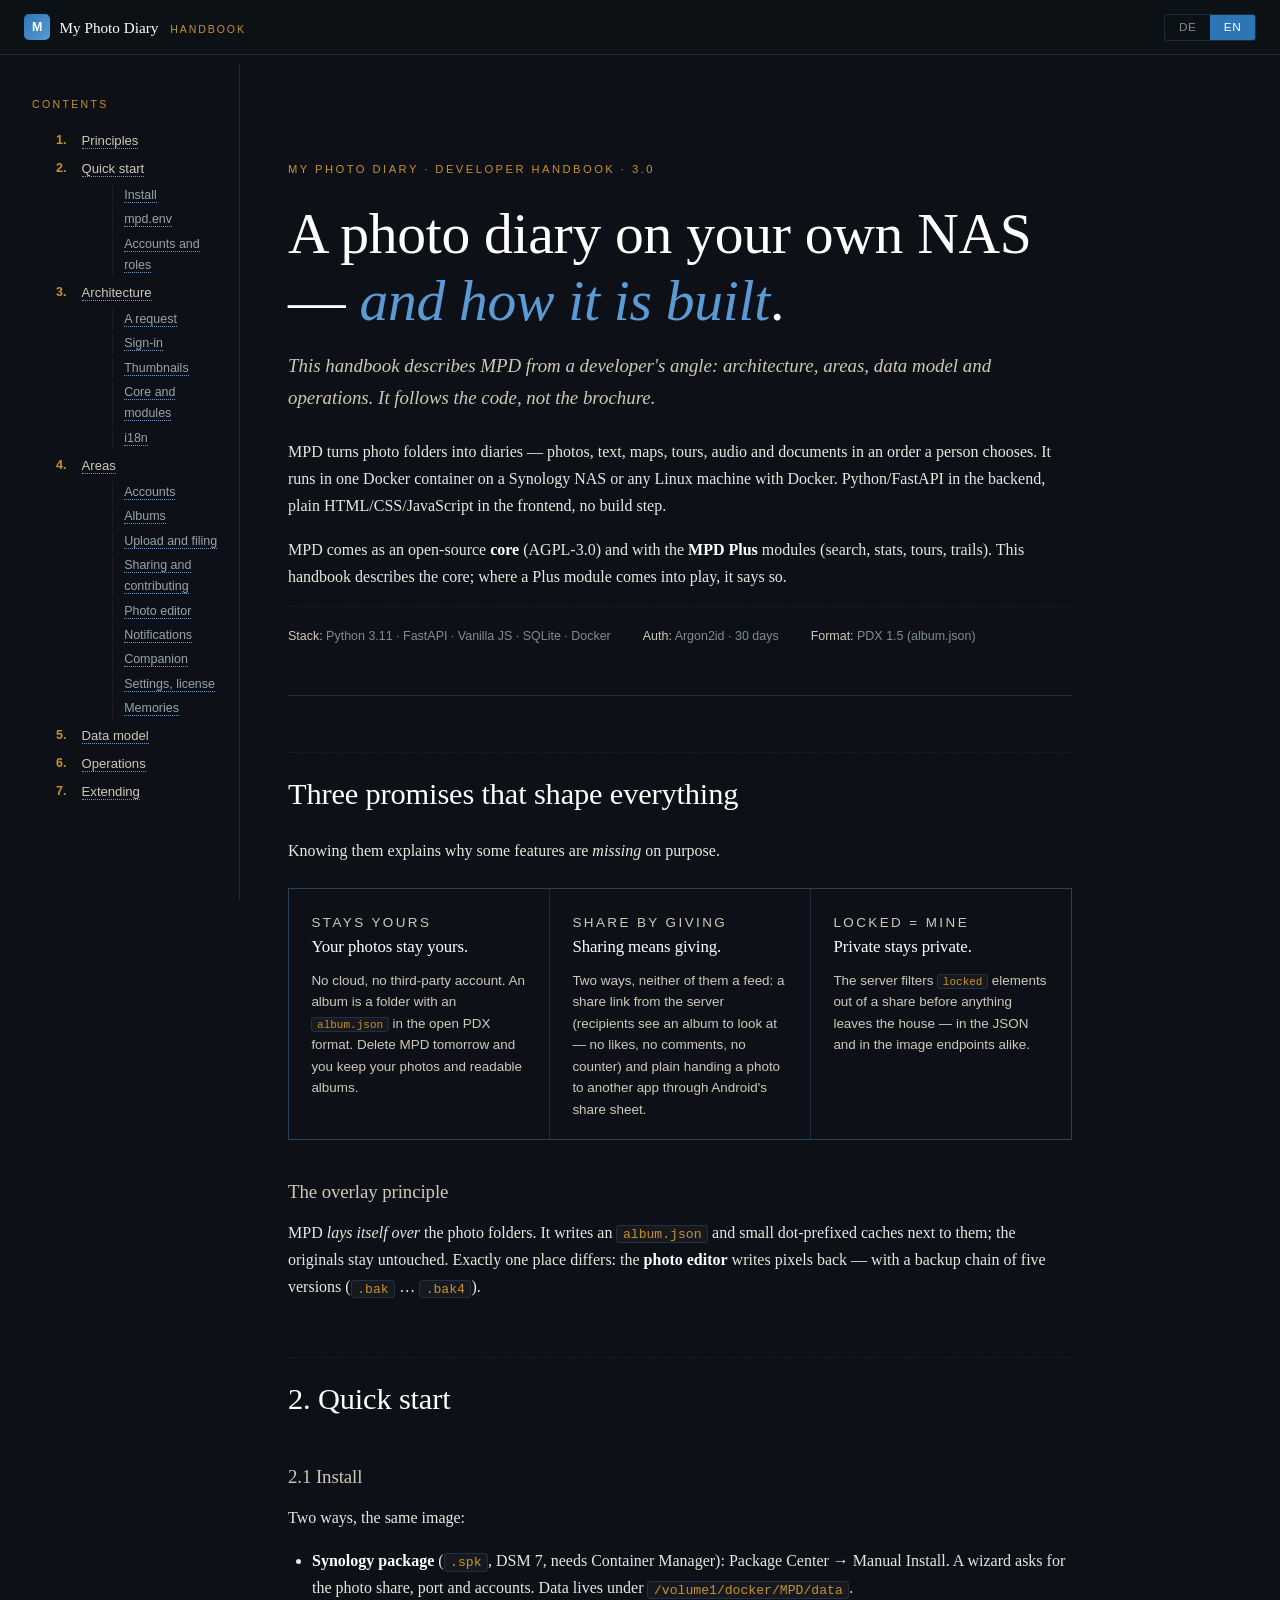
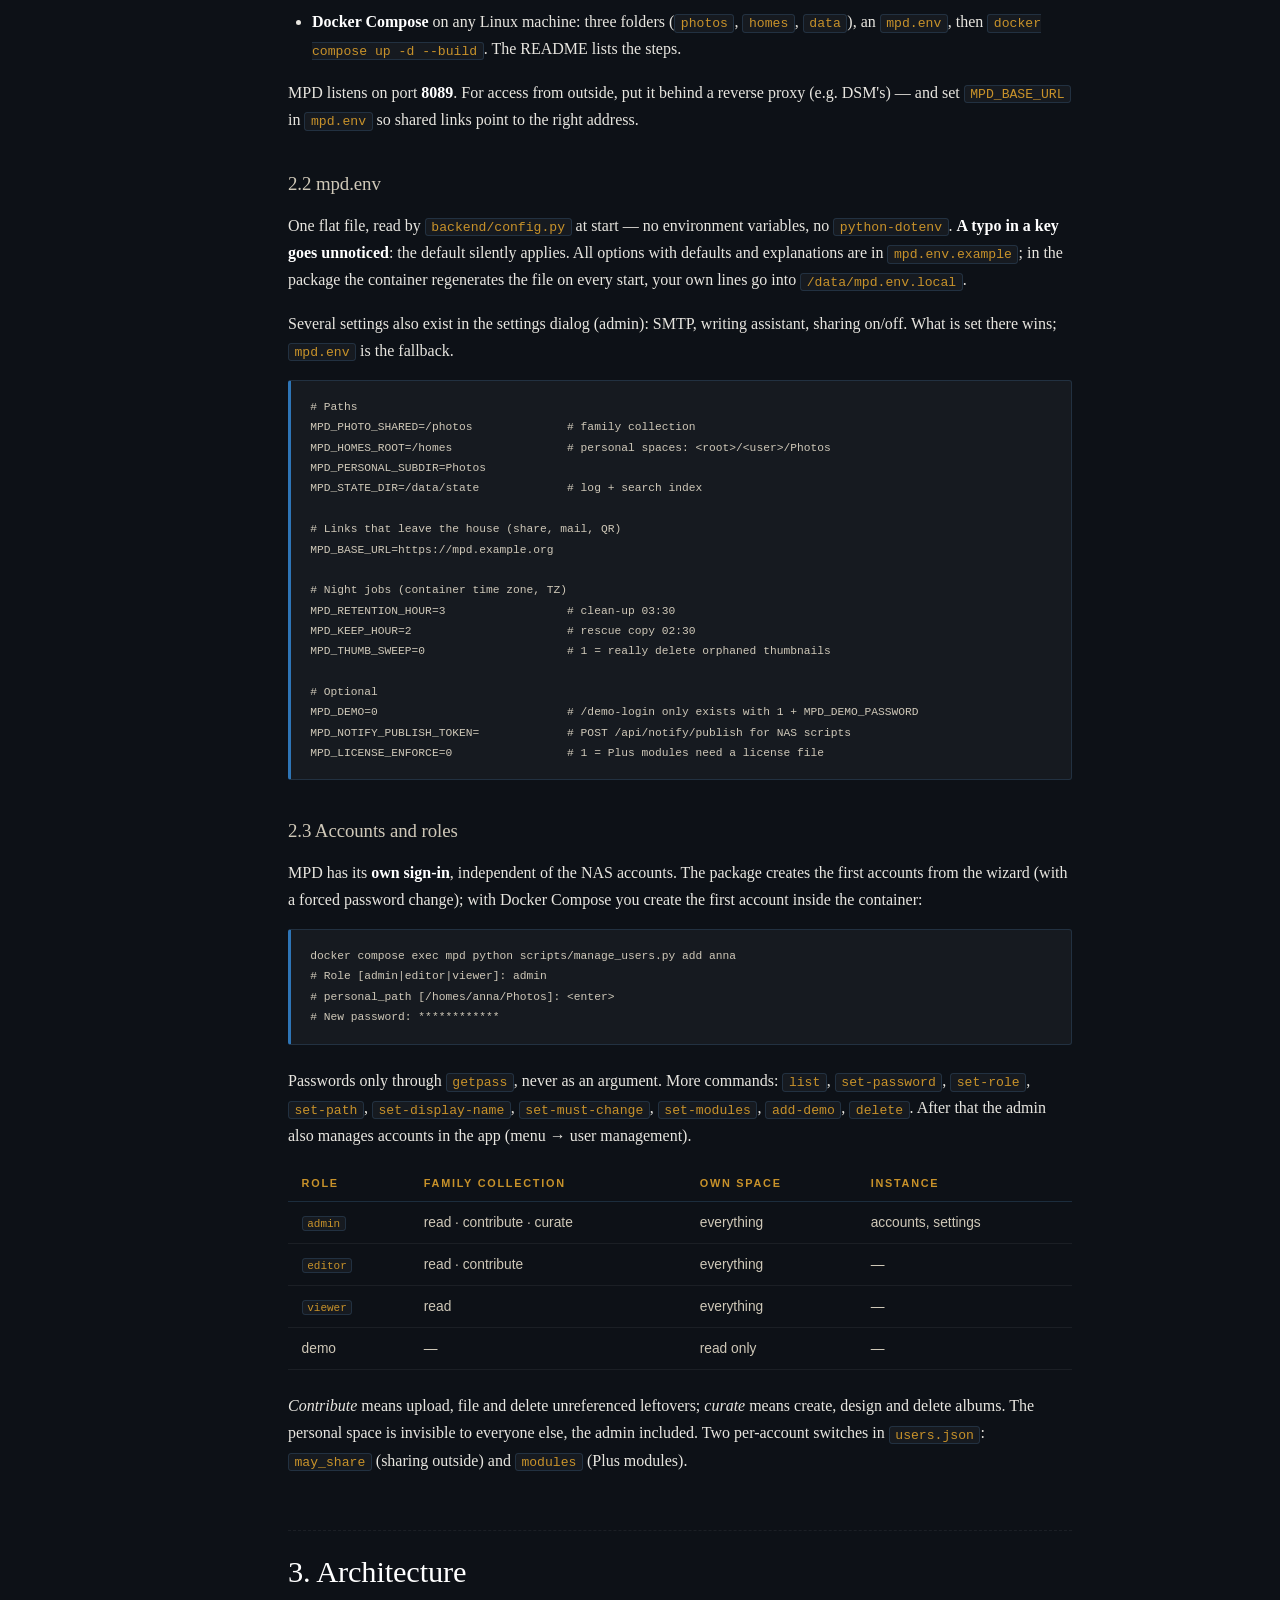
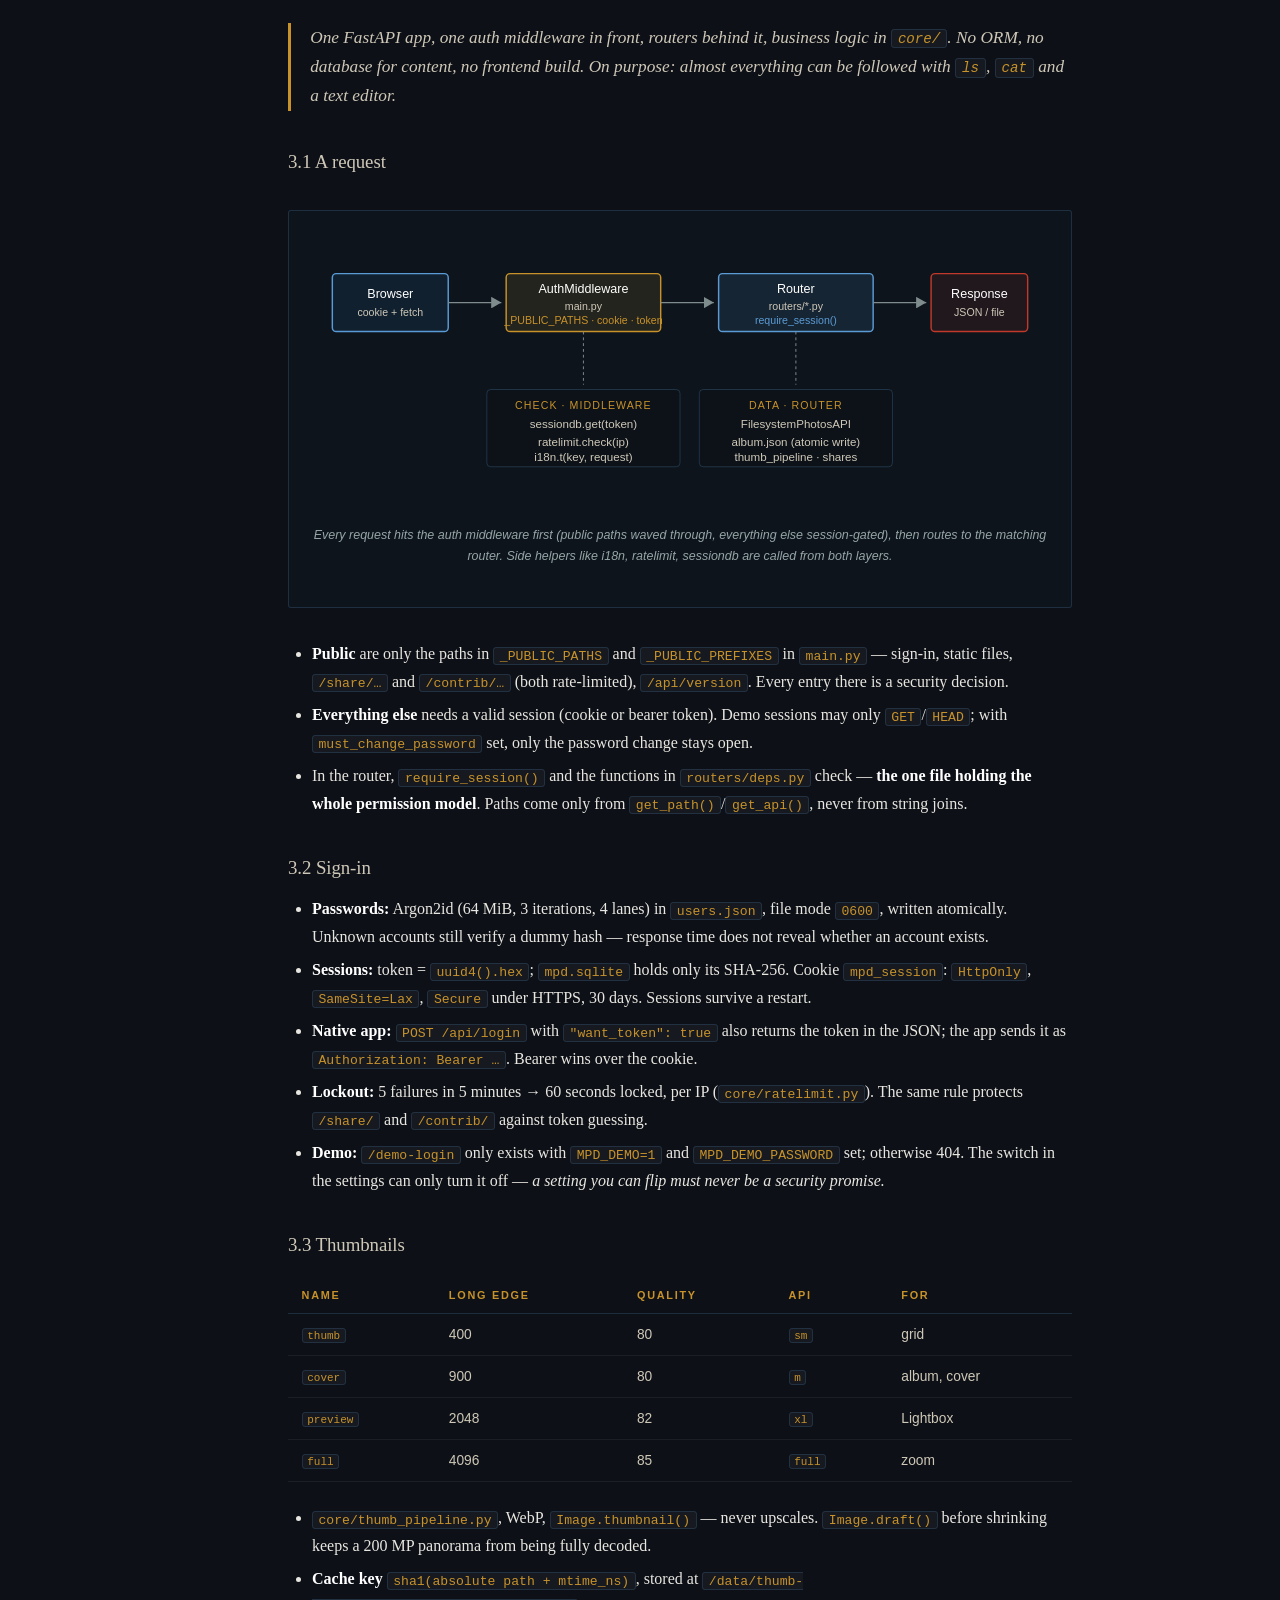
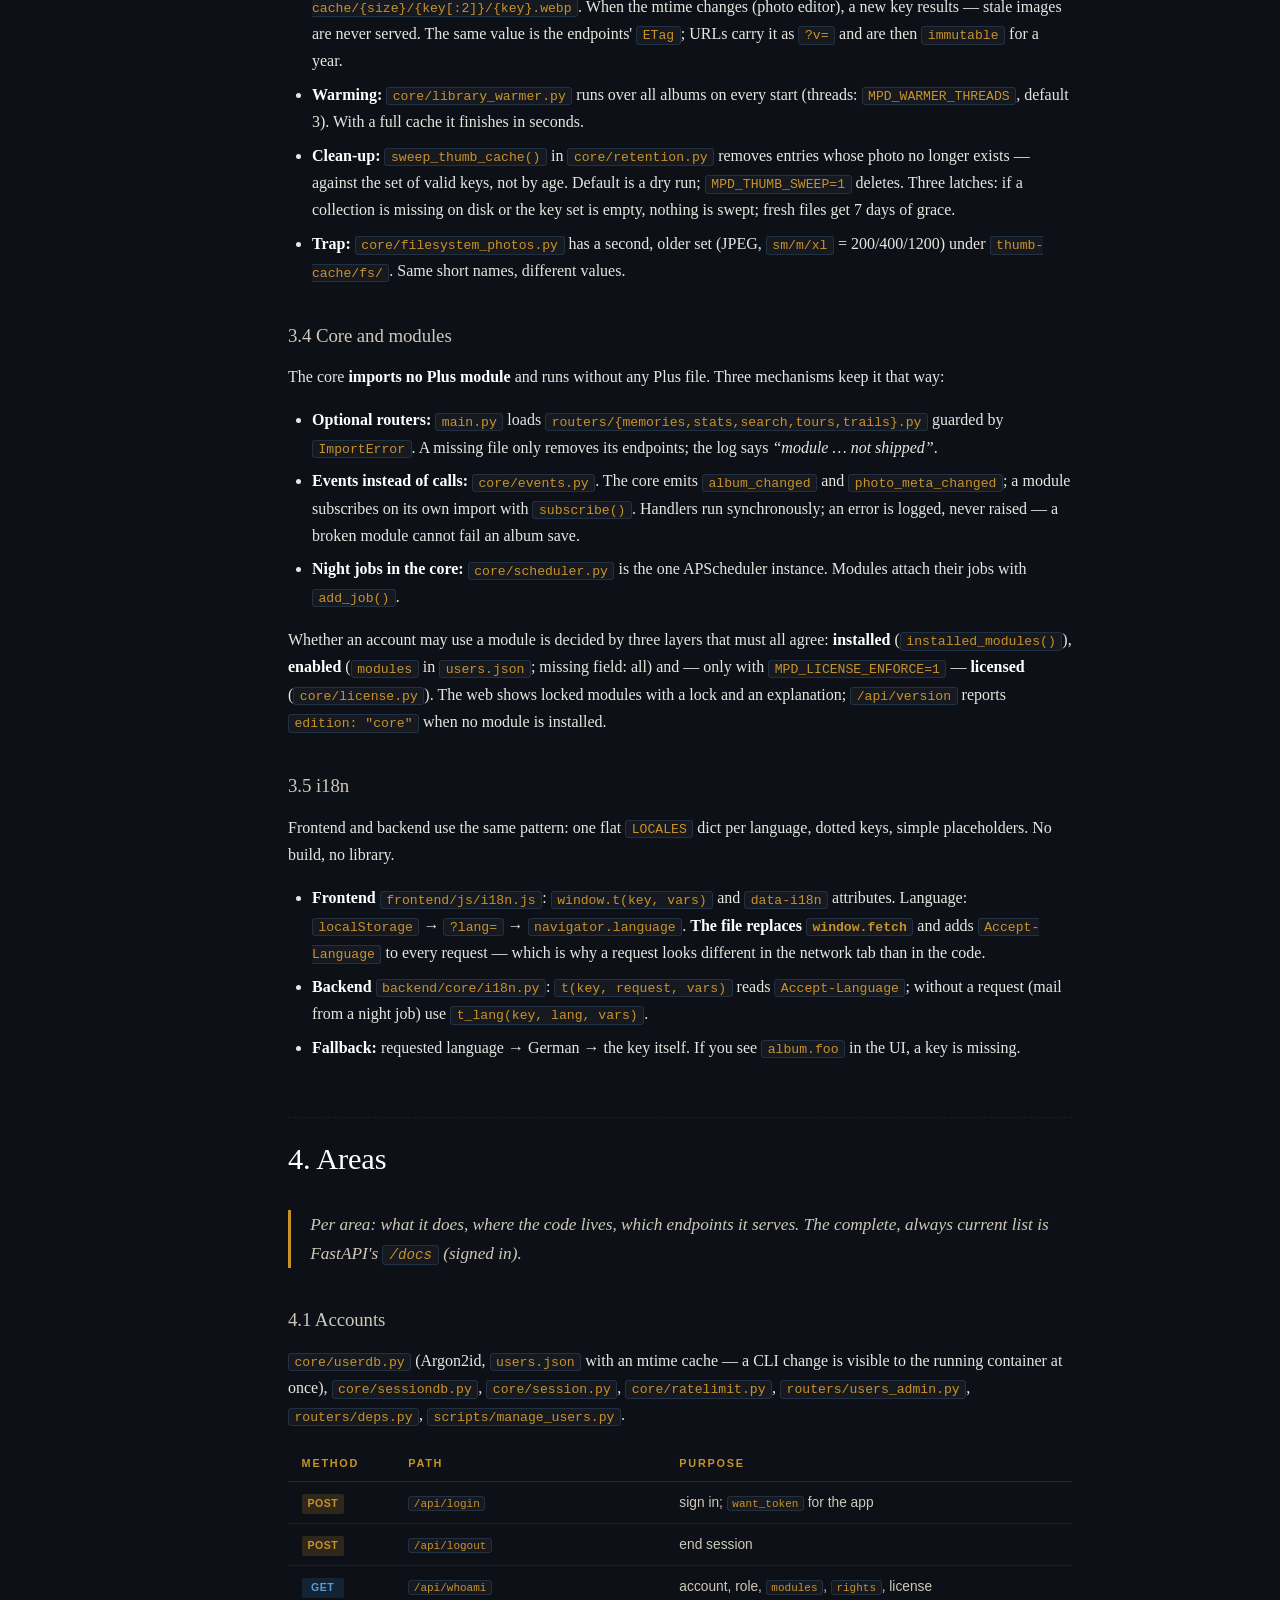
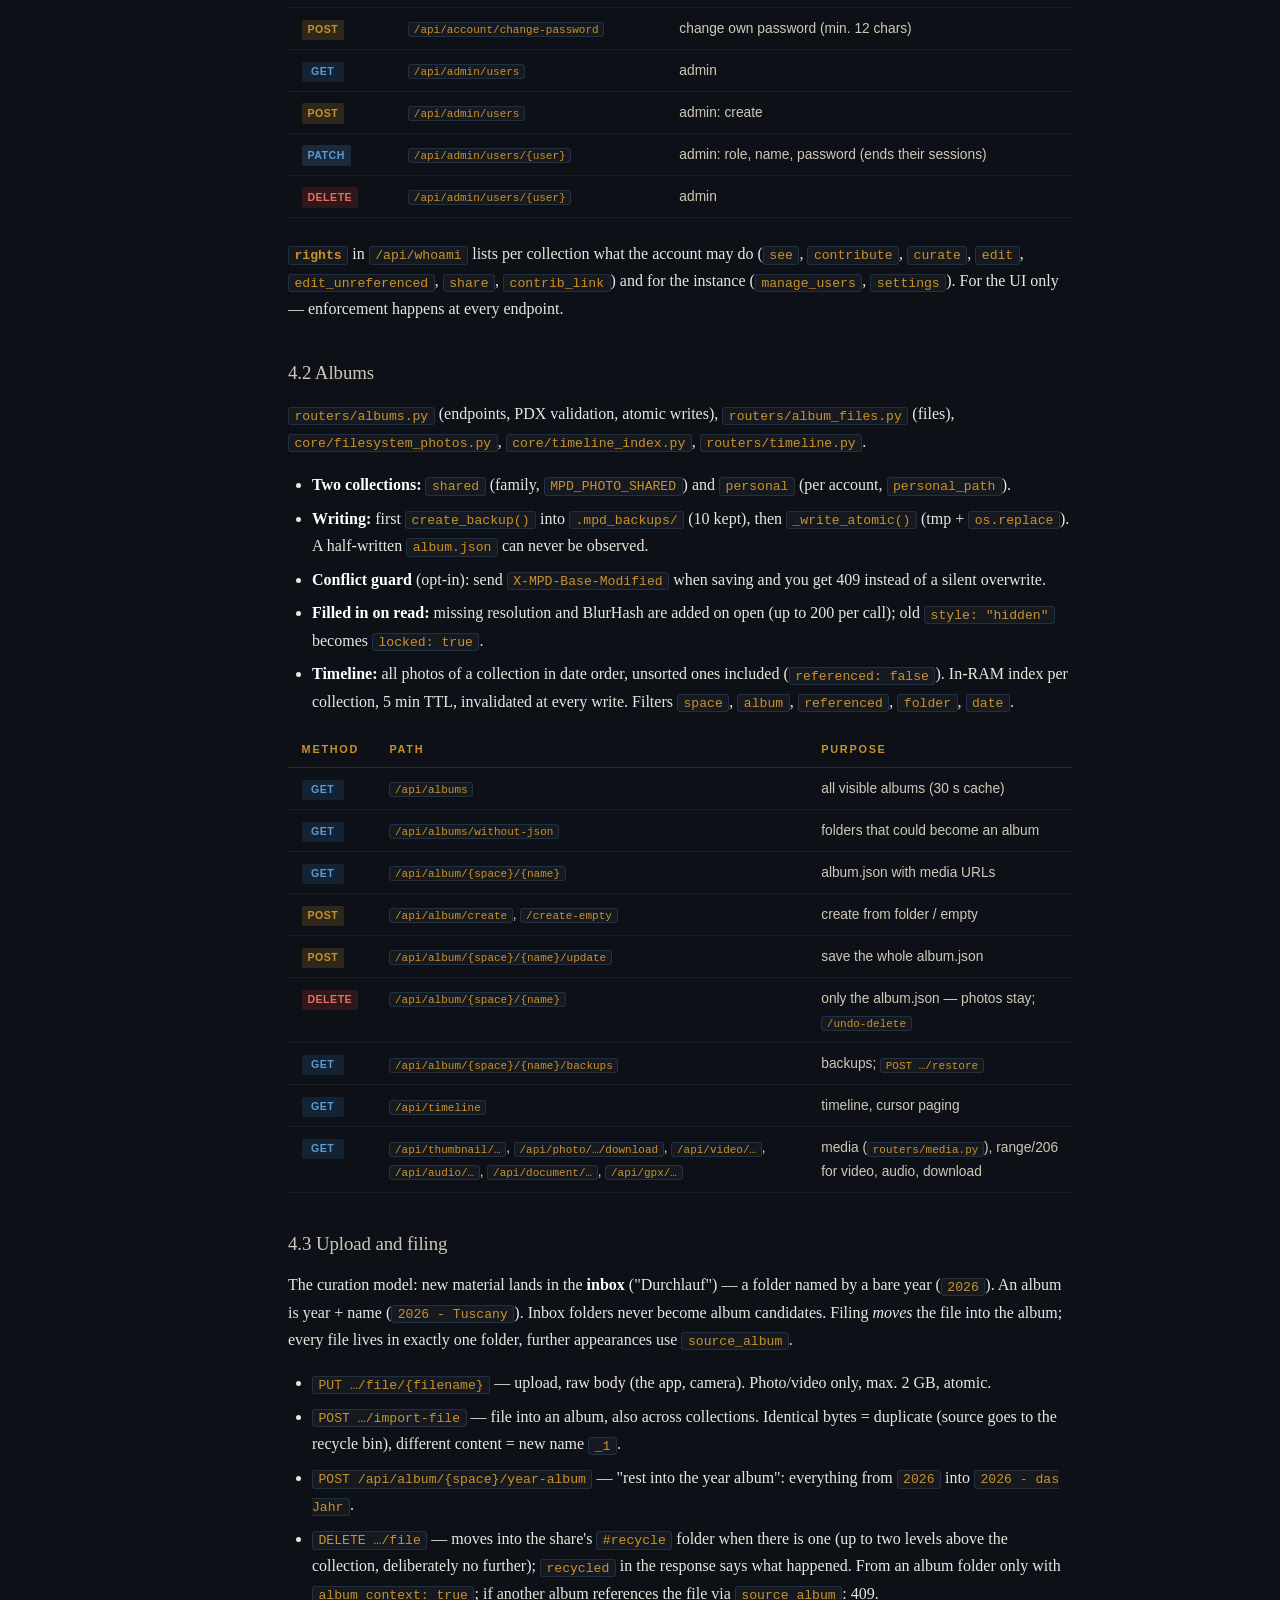
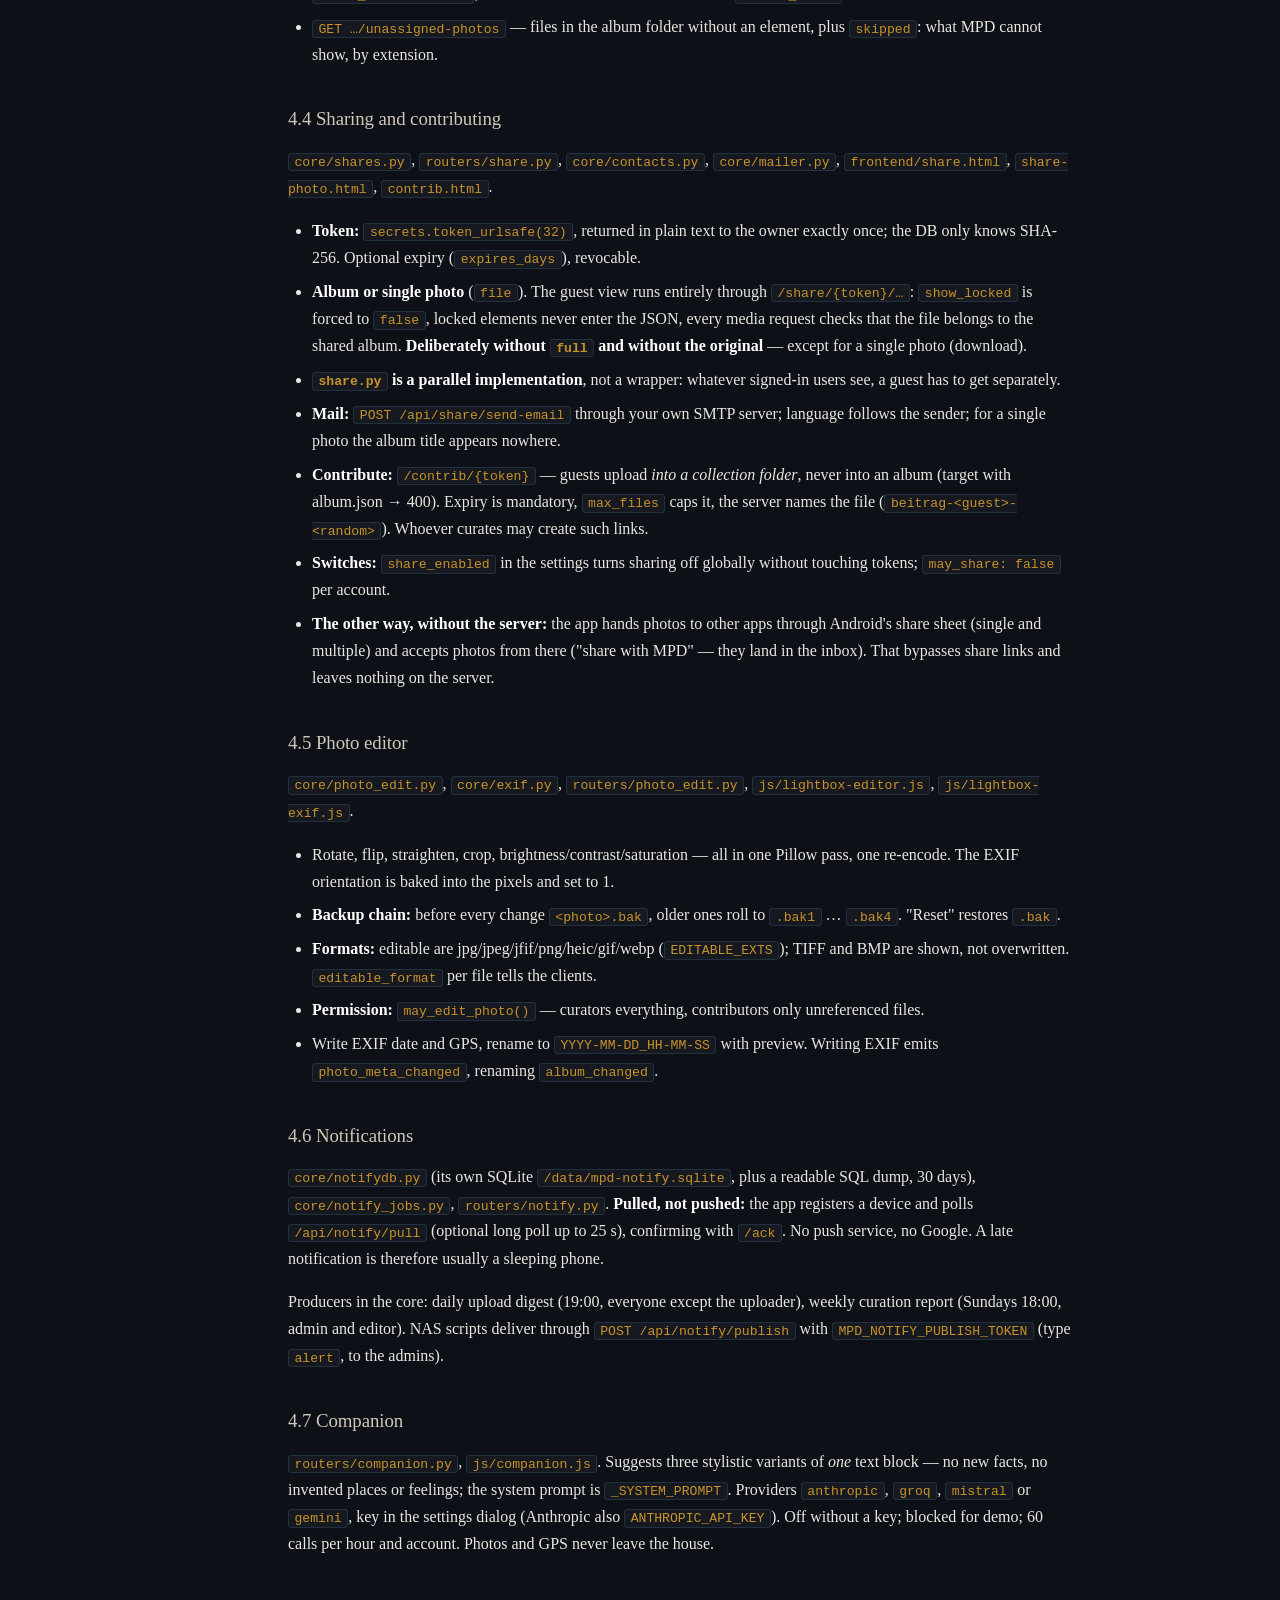
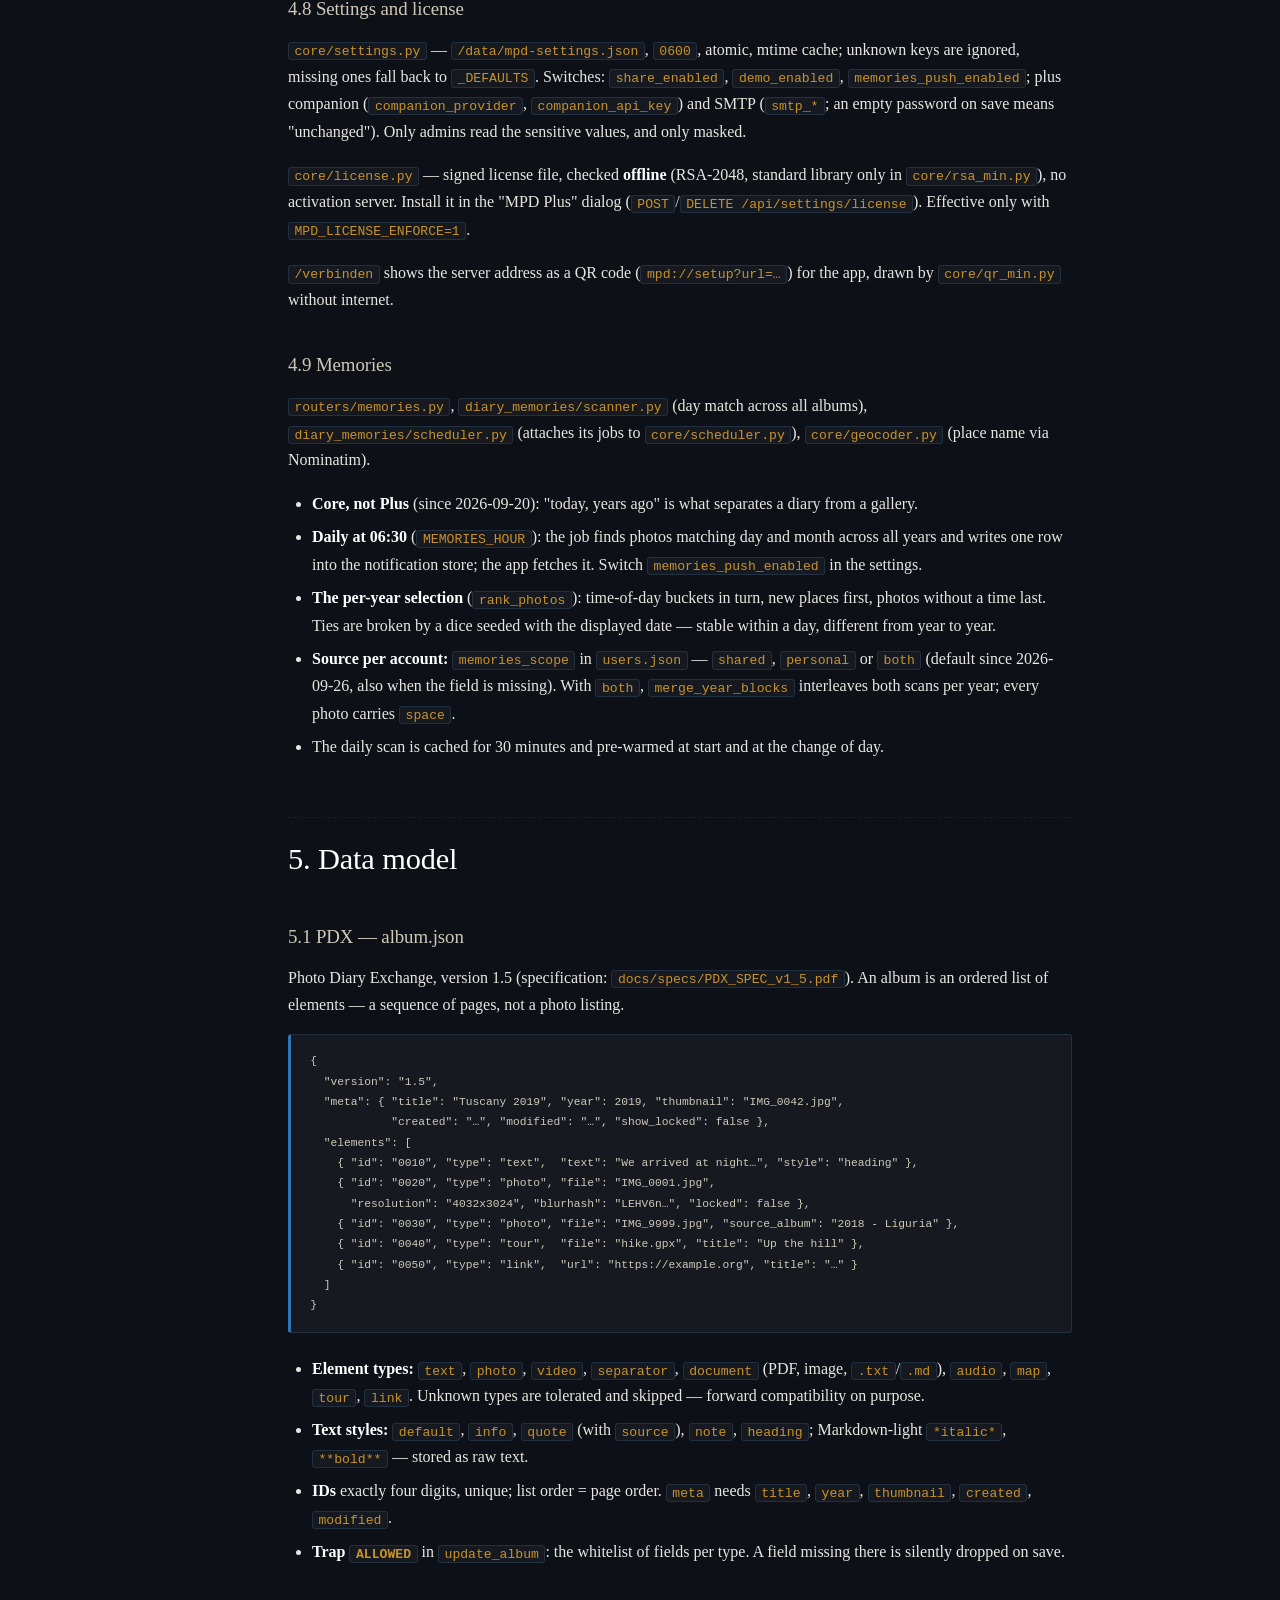
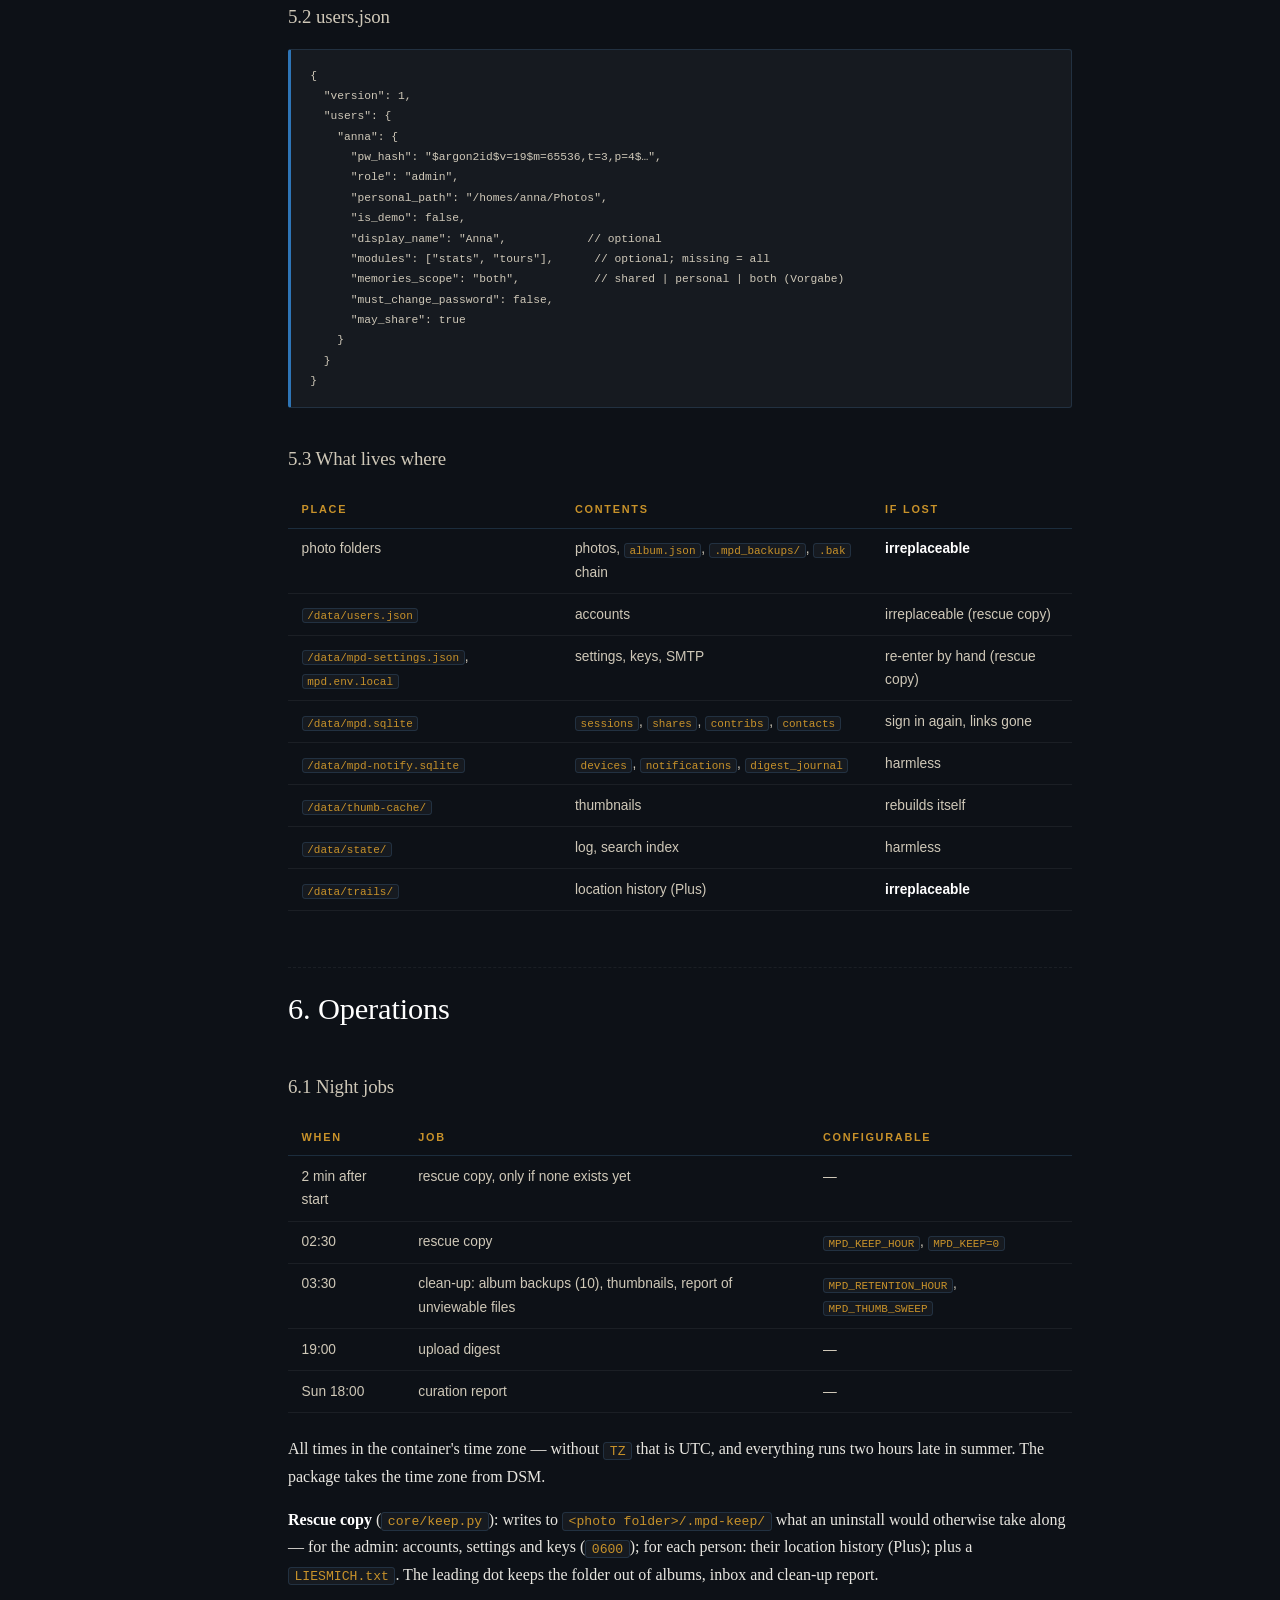
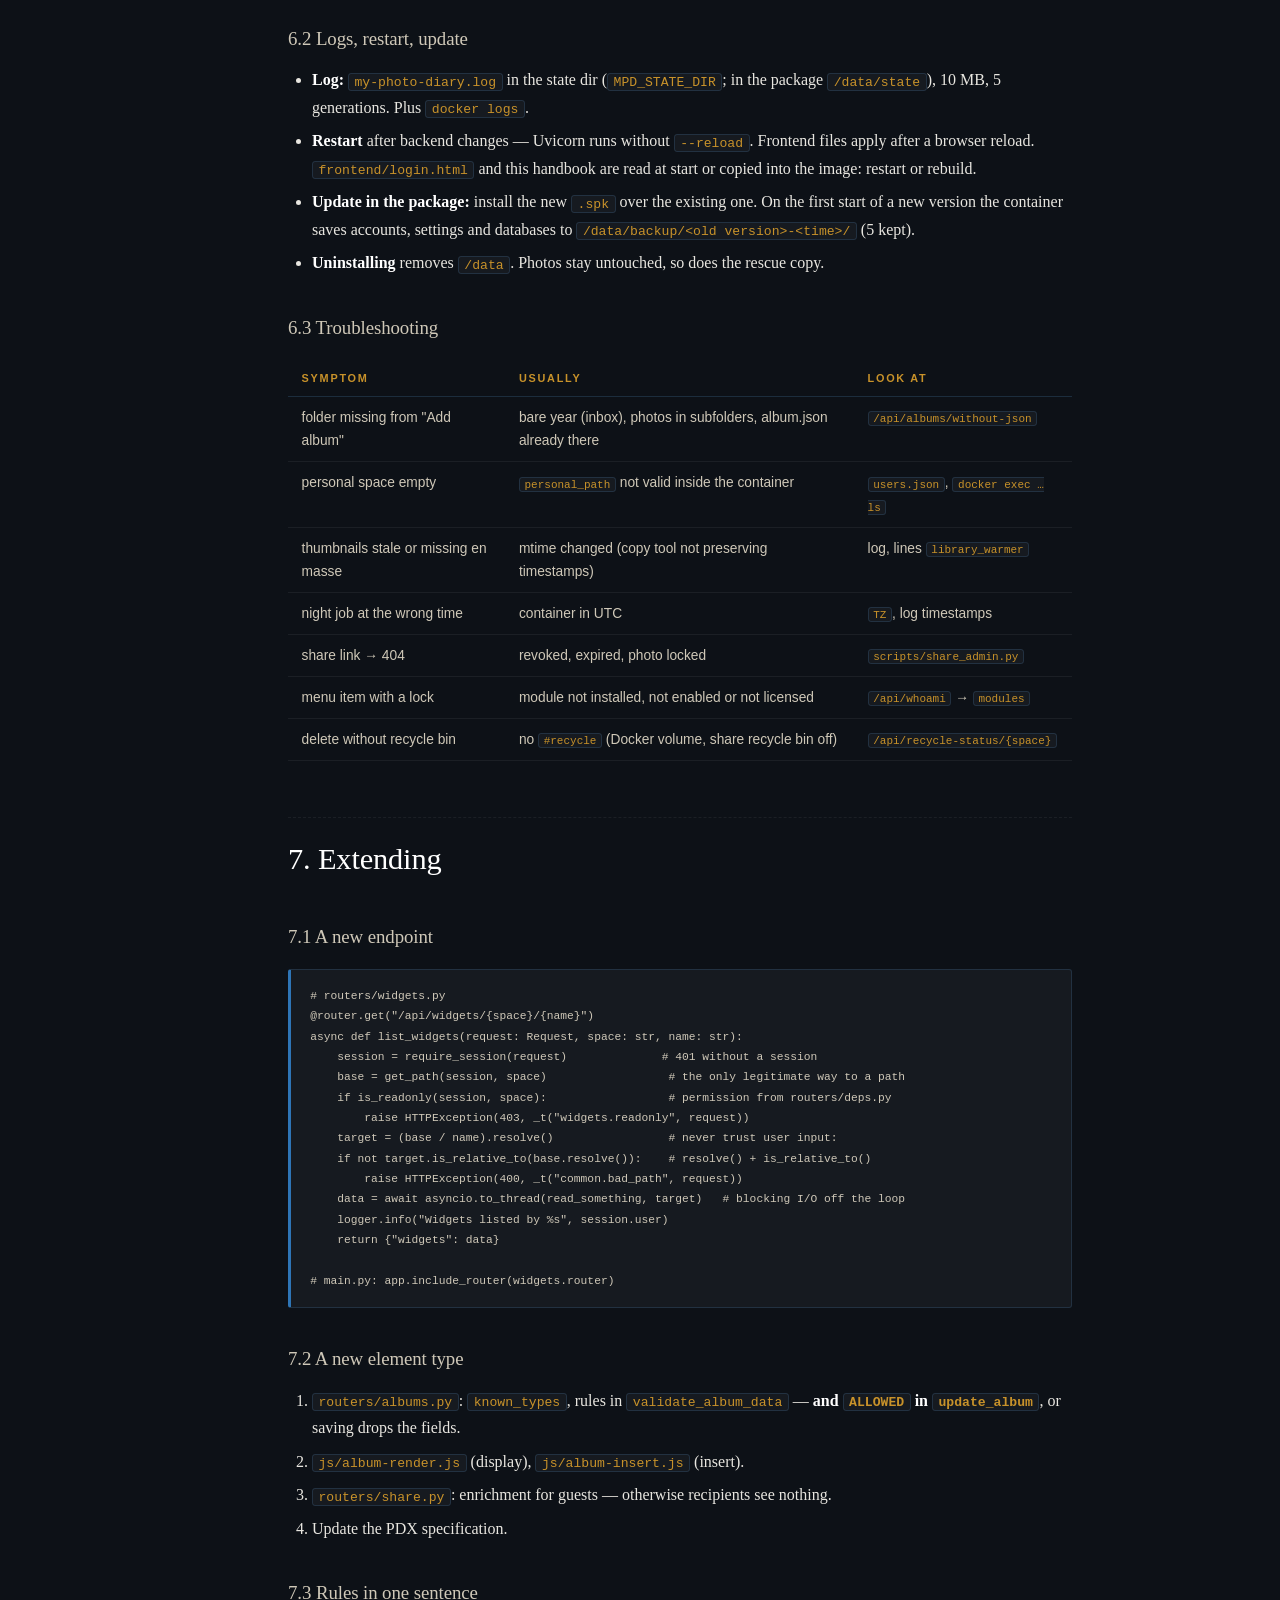
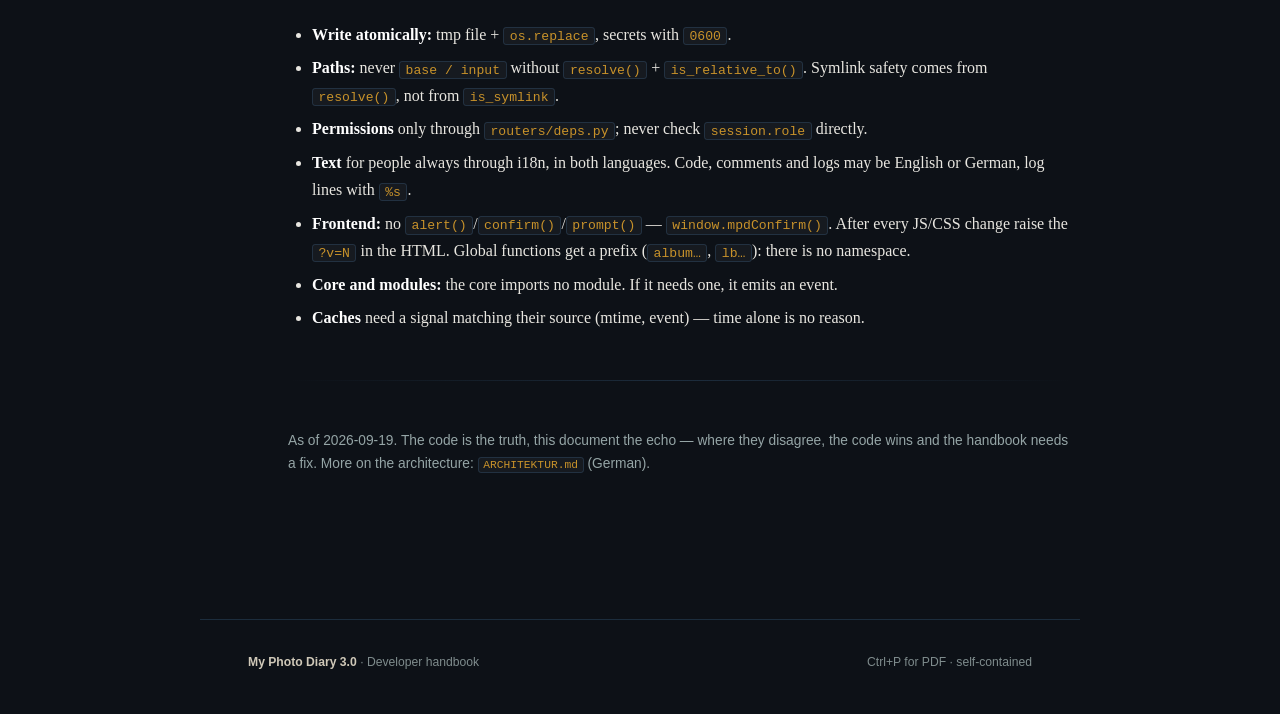
<file: docs/handbook.html>
<!DOCTYPE html>
<html lang="de" data-lang="de">
<head>
<meta charset="UTF-8">
<meta name="viewport" content="width=device-width, initial-scale=1.0">
<title>My Photo Diary — Handbuch / Handbook</title>
<meta name="description" content="Self-contained developer handbook for My Photo Diary 3.0 (DE/EN). Architecture, areas, data model, operations.">
<meta name="robots" content="noindex,nofollow">
<style>
:root {
  --navy:  #2C3E50;
  --slate: #34495E;
  --blue:  #2E75B6;
  --lblue: #4F81BD;
  --rblue: #5B9BD5;
  --grey:  #7F8C8D;
  --lgrey: #95a5a6;
  --red:   #C0392B;
  --gold:  #c8922a;
  --dark:  #0d1117;
  --paper: #f5f1e6;
  --ink:   #e8e6e0;
  --mid:   #cfc8b8;
  --border: rgba(91,155,213,0.2);
  --border-soft: rgba(255,255,255,0.06);
  --code-bg: rgba(255,255,255,0.04);
  --code-border: rgba(91,155,213,0.18);
}

* { margin:0; padding:0; box-sizing:border-box; }
html { scroll-behavior:smooth; scroll-padding-top:5rem; }
body {
  background:var(--dark);
  color:var(--ink);
  font-family:Georgia,'Times New Roman',serif;
  line-height:1.7;
  font-size:16px;
}

/* ───────── Top nav ───────── */
nav.top {
  position:fixed; top:0; left:0; right:0; z-index:100;
  padding:0.85rem 1.5rem;
  display:flex; align-items:center; justify-content:space-between;
  background:rgba(13,17,23,0.94);
  border-bottom:1px solid var(--border);
  backdrop-filter:blur(12px);
}
.brand { display:flex; align-items:center; gap:0.6rem; font-family:Georgia,serif; }
.brand-logo {
  width:26px; height:26px;
  background:linear-gradient(135deg,var(--blue),var(--rblue));
  border-radius:5px;
  display:flex; align-items:center; justify-content:center;
  color:#fff; font-weight:700; font-size:0.78rem;
  font-family:-apple-system,sans-serif;
  letter-spacing:-0.02em;
}
.brand-name { color:#fff; font-size:0.95rem; }
.brand-sub  {
  font-family:-apple-system,sans-serif; font-size:0.66rem;
  color:var(--gold); letter-spacing:0.18em; text-transform:uppercase;
  margin-left:0.5rem;
}

.lang-toggle {
  display:flex; align-items:center; gap:0;
  font-family:-apple-system,sans-serif; font-size:0.74rem;
  border:1px solid var(--border); border-radius:3px;
  overflow:hidden;
}
.lang-toggle button {
  background:transparent; color:var(--grey);
  border:none; padding:0.35rem 0.85rem; cursor:pointer;
  font-family:inherit; font-size:inherit;
  letter-spacing:0.05em;
  transition:all 0.15s;
}
.lang-toggle button:hover { color:#fff; }
.lang-toggle button.is-active {
  background:var(--blue); color:#fff;
}

/* ───────── Layout ───────── */
.shell {
  display:grid;
  grid-template-columns:240px 1fr;
  gap:0;
  max-width:1280px;
  margin:0 auto;
  padding-top:4rem;
}

aside.toc {
  position:sticky;
  top:4rem;
  align-self:start;
  height:calc(100vh - 4rem);
  overflow-y:auto;
  padding:2rem 1.25rem 2rem 2rem;
  border-right:1px solid var(--border);
  font-family:-apple-system,sans-serif;
  font-size:0.82rem;
}
.toc-label {
  font-size:0.66rem; letter-spacing:0.22em; text-transform:uppercase;
  color:var(--gold); margin-bottom:1rem;
}
.toc ol { list-style:none; padding-left:0; counter-reset:toc; }
.toc ol > li {
  counter-increment:toc;
  margin-bottom:0.35rem;
  padding-left:1.6rem;
  position:relative;
}
.toc ol > li::before {
  content:counter(toc) ".";
  position:absolute; left:0;
  color:var(--gold); font-weight:600;
  font-size:0.78rem;
}
.toc a {
  color:var(--mid); text-decoration:none;
  transition:color 0.15s;
}
.toc a:hover { color:var(--rblue); }
.toc ol ol {
  margin-top:0.3rem; padding-left:0.4rem;
  counter-reset:none;
}
.toc ol ol > li {
  counter-increment:none;
  padding-left:0.7rem;
  font-size:0.78rem;
  margin-bottom:0.2rem;
  border-left:1px solid var(--border-soft);
}
.toc ol ol > li::before { content:none; }
.toc ol ol a { color:var(--lgrey); }

main {
  padding:2rem 3rem 8rem;
  max-width:880px;
}

/* ───────── Typography ───────── */
h1, h2, h3, h4 {
  font-family:Georgia,serif; font-weight:400;
  color:#fff; letter-spacing:-0.005em;
}
h1 {
  font-size:clamp(2rem,4vw,3rem);
  line-height:1.15; margin-bottom:1rem;
  border-bottom:1px solid var(--border);
  padding-bottom:1rem;
}
h1 em { color:var(--rblue); font-style:italic; }
h2 {
  font-size:clamp(1.4rem,2.6vw,1.9rem);
  margin-top:3.5rem; margin-bottom:1rem;
  padding-top:1rem;
  border-top:1px dashed var(--border-soft);
}
h2 em { color:var(--rblue); font-style:italic; }
h3 {
  font-size:1.18rem; margin-top:2.2rem; margin-bottom:0.7rem;
  color:var(--mid);
}
h3 em { color:var(--gold); font-style:italic; }
h4 {
  font-size:0.98rem; margin-top:1.5rem; margin-bottom:0.5rem;
  color:var(--rblue);
  font-family:-apple-system,sans-serif;
  text-transform:uppercase; letter-spacing:0.08em;
  font-weight:600;
}

p { margin-bottom:1rem; color:var(--ink); }
p.lede {
  font-size:1.08rem; font-style:italic; color:var(--mid);
  border-left:3px solid var(--gold);
  padding-left:1.2rem;
  margin:1.5rem 0;
}
.section-label {
  font-family:-apple-system,sans-serif; font-size:0.7rem;
  letter-spacing:0.22em; text-transform:uppercase;
  color:var(--gold); margin-bottom:0.5rem;
  display:block;
}

ul, ol { margin:0 0 1rem 1.5rem; }
ul li, ol li { margin-bottom:0.4rem; }
ul ul, ol ol { margin-top:0.3rem; margin-bottom:0.3rem; }

a { color:var(--rblue); text-decoration:none; border-bottom:1px dotted var(--rblue); }
a:hover { color:#fff; border-color:#fff; }

strong { color:#fff; }
em { font-style:italic; }

code, .mono {
  font-family:'SF Mono','Menlo','Consolas','Liberation Mono',monospace;
  font-size:0.86em;
}
:not(pre) > code {
  background:var(--code-bg);
  border:1px solid var(--code-border);
  padding:0.05em 0.42em;
  border-radius:3px;
  color:var(--gold);
  font-size:0.82em;
}
pre {
  background:var(--code-bg);
  border:1px solid var(--code-border);
  border-left:3px solid var(--blue);
  border-radius:3px;
  padding:1rem 1.2rem;
  margin:1rem 0 1.4rem;
  overflow-x:auto;
  font-size:0.82rem;
  line-height:1.55;
  color:var(--mid);
}
pre code {
  color:inherit;
  background:none;
  border:none;
  padding:0;
}

blockquote {
  border-left:3px solid var(--gold);
  padding:0.4rem 0 0.4rem 1.5rem;
  margin:1.4rem 0;
  font-style:italic;
  color:var(--mid);
}

table {
  border-collapse:collapse;
  width:100%;
  margin:1rem 0 1.4rem;
  font-family:-apple-system,sans-serif;
  font-size:0.86rem;
}
th, td {
  text-align:left;
  padding:0.55rem 0.85rem;
  border-bottom:1px solid var(--border-soft);
  vertical-align:top;
}
th {
  color:var(--gold);
  font-size:0.68rem; letter-spacing:0.16em; text-transform:uppercase;
  font-weight:600;
  border-bottom:1px solid var(--border);
}
td { color:var(--mid); }
td code { font-size:0.8em; }

hr {
  border:none;
  height:1px;
  background:linear-gradient(to right, transparent, var(--border), transparent);
  margin:3rem 0;
}

/* ───────── Cards ───────── */
.cards {
  display:grid; grid-template-columns:repeat(auto-fit,minmax(260px,1fr));
  gap:1px;
  background:var(--border);
  border:1px solid var(--border);
  margin:1.5rem 0;
}
.card {
  background:var(--dark);
  padding:1.4rem 1.4rem 1.2rem;
}
.card-cat {
  font-family:-apple-system,sans-serif;
  font-size:0.62rem; letter-spacing:0.18em; text-transform:uppercase;
  color:var(--gold); margin-bottom:0.4rem;
}
.card h4 {
  margin-top:0; color:#fff;
  font-family:Georgia,serif; text-transform:none;
  letter-spacing:-0.005em; font-size:1.05rem;
  font-weight:400;
}
.card p {
  font-family:-apple-system,sans-serif;
  font-size:0.84rem; color:var(--mid);
  line-height:1.6; margin-bottom:0;
}

/* ───────── Endpoint table ───────── */
table.endpoints td:first-child { white-space:nowrap; }
.method {
  display:inline-block;
  font-family:-apple-system,sans-serif;
  font-size:0.66rem; font-weight:700;
  padding:0.1em 0.55em;
  border-radius:2px;
  letter-spacing:0.05em;
  margin-right:0.4em;
  min-width:42px; text-align:center;
}
.m-get    { background:rgba(46,117,182,0.18); color:var(--rblue); }
.m-post   { background:rgba(200,146,42,0.18); color:var(--gold); }
.m-delete { background:rgba(192,57,43,0.18);  color:#e76e63; }
.m-put    { background:rgba(91,155,213,0.18); color:var(--rblue); }
.m-patch  { background:rgba(91,155,213,0.18); color:var(--rblue); }

/* ───────── Architecture diagrams ───────── */
.diagram {
  margin:2rem 0;
  padding:1.5rem;
  border:1px solid var(--border);
  border-radius:3px;
  background:rgba(46,117,182,0.03);
  text-align:center;
}
.diagram svg { max-width:100%; height:auto; }
.diagram-caption {
  font-family:-apple-system,sans-serif;
  font-size:0.78rem;
  color:var(--lgrey);
  margin-top:0.7rem;
  font-style:italic;
}

/* ───────── Callouts ───────── */
.note, .warn, .tip {
  border-left:3px solid;
  padding:0.85rem 1.1rem;
  margin:1.2rem 0;
  font-family:-apple-system,sans-serif;
  font-size:0.86rem;
  border-radius:0 3px 3px 0;
}
.note  { border-color:var(--rblue); background:rgba(46,117,182,0.06); }
.warn  { border-color:var(--red);   background:rgba(192,57,43,0.06); }
.tip   { border-color:var(--gold);  background:rgba(200,146,42,0.06); }
.note strong, .warn strong, .tip strong {
  font-family:-apple-system,sans-serif;
  font-size:0.66rem; letter-spacing:0.16em; text-transform:uppercase;
  display:block; margin-bottom:0.3rem;
}
.note strong { color:var(--rblue); }
.warn strong { color:#e76e63; }
.tip strong  { color:var(--gold); }

/* ───────── Hero ───────── */
.hero {
  padding:4rem 0 3rem;
  border-bottom:1px solid var(--border);
  margin-bottom:2.5rem;
}
.hero-tag {
  font-family:-apple-system,sans-serif;
  font-size:0.7rem; letter-spacing:0.22em; text-transform:uppercase;
  color:var(--gold); margin-bottom:1.4rem;
}
.hero h1 {
  font-size:clamp(2.2rem,5vw,3.6rem);
  border-bottom:none;
  padding-bottom:0;
  margin-bottom:1rem;
}
.hero p.lede {
  font-size:1.18rem;
  border-left:none; padding-left:0;
  color:var(--mid); margin:0 0 1.5rem;
}
.hero-meta {
  font-family:-apple-system,sans-serif;
  font-size:0.78rem;
  color:var(--grey);
  padding-top:1.2rem;
  border-top:1px dashed var(--border-soft);
  display:flex; gap:2rem; flex-wrap:wrap;
}
.hero-meta strong { color:var(--mid); font-weight:500; }

/* ───────── Language switching ───────── */
.lang-block { display:none; }
body[data-lang="de"] .lang-block.lang-de { display:block; }
body[data-lang="en"] .lang-block.lang-en { display:block; }
.lang-inline { display:none; }
body[data-lang="de"] .lang-inline.lang-de { display:inline; }
body[data-lang="en"] .lang-inline.lang-en { display:inline; }

/* ───────── Footer ───────── */
footer.handbook-foot {
  border-top:1px solid var(--border);
  padding:2rem 3rem;
  font-family:-apple-system,sans-serif;
  font-size:0.76rem;
  color:var(--grey);
  display:flex; justify-content:space-between; gap:1rem;
  flex-wrap:wrap;
  max-width:880px;
  margin:0 auto;
}
footer.handbook-foot strong { color:var(--mid); }

/* ───────── Mobile ───────── */
@media (max-width:880px){
  .shell { grid-template-columns:1fr; }
  aside.toc {
    position:static; height:auto;
    border-right:none; border-bottom:1px solid var(--border);
    padding:1.5rem;
    max-height:30vh;
  }
  main { padding:1.5rem; }
  nav.top { padding:0.7rem 1rem; }
  .brand-sub { display:none; }
  footer.handbook-foot { padding:1.5rem; }
}

/* ───────── Print ───────── */
@media print {
  nav.top, aside.toc, .lang-toggle { display:none; }
  body { background:#fff; color:#222; }
  .shell { display:block; padding-top:0; }
  main { padding:0; max-width:none; }
  h1, h2, h3, h4 { color:#000; page-break-after:avoid; }
  pre, table, .diagram, .cards { page-break-inside:avoid; }
  pre { background:#f5f5f5; color:#222; border-color:#ccc; }
  a { color:#000; border:none; text-decoration:underline; }
  .card { background:none; border:1px solid #ccc; }
  td, p, ul li, ol li { color:#333; }
  body[data-lang="de"] .lang-en, body[data-lang="en"] .lang-de { display:none; }
}
</style>
</head>
<body data-lang="de">

<nav class="top">
  <div class="brand">
    <div class="brand-logo">M</div>
    <div>
      <span class="brand-name">My Photo Diary</span>
      <span class="brand-sub"><span class="lang-inline lang-de">Handbuch</span><span class="lang-inline lang-en">Handbook</span></span>
    </div>
  </div>
  <div class="lang-toggle" role="group" aria-label="Language">
    <button type="button" data-lang-set="de" class="is-active">DE</button>
    <button type="button" data-lang-set="en">EN</button>
  </div>
</nav>

<div class="shell">

<aside class="toc">
  <p class="toc-label"><span class="lang-inline lang-de">Inhalt</span><span class="lang-inline lang-en">Contents</span></p>
  <ol>
    <li><a href="#cover"><span class="lang-inline lang-de">Grundsätze</span><span class="lang-inline lang-en">Principles</span></a></li>
    <li><a href="#quickstart"><span class="lang-inline lang-de">Schnellstart</span><span class="lang-inline lang-en">Quick start</span></a>
      <ol>
        <li><a href="#qs-install"><span class="lang-inline lang-de">Installieren</span><span class="lang-inline lang-en">Install</span></a></li>
        <li><a href="#qs-env">mpd.env</a></li>
        <li><a href="#qs-users"><span class="lang-inline lang-de">Konten und Rollen</span><span class="lang-inline lang-en">Accounts and roles</span></a></li>
      </ol>
    </li>
    <li><a href="#architecture"><span class="lang-inline lang-de">Architektur</span><span class="lang-inline lang-en">Architecture</span></a>
      <ol>
        <li><a href="#arch-lifecycle"><span class="lang-inline lang-de">Ein Request</span><span class="lang-inline lang-en">A request</span></a></li>
        <li><a href="#arch-auth"><span class="lang-inline lang-de">Anmeldung</span><span class="lang-inline lang-en">Sign-in</span></a></li>
        <li><a href="#arch-thumbs"><span class="lang-inline lang-de">Vorschaubilder</span><span class="lang-inline lang-en">Thumbnails</span></a></li>
        <li><a href="#arch-core"><span class="lang-inline lang-de">Kern und Module</span><span class="lang-inline lang-en">Core and modules</span></a></li>
        <li><a href="#arch-i18n">i18n</a></li>
      </ol>
    </li>
    <li><a href="#modules"><span class="lang-inline lang-de">Bereiche</span><span class="lang-inline lang-en">Areas</span></a>
      <ol>
        <li><a href="#mod-auth"><span class="lang-inline lang-de">Konten</span><span class="lang-inline lang-en">Accounts</span></a></li>
        <li><a href="#mod-albums"><span class="lang-inline lang-de">Alben</span><span class="lang-inline lang-en">Albums</span></a></li>
        <li><a href="#mod-curate"><span class="lang-inline lang-de">Hochladen und Einsortieren</span><span class="lang-inline lang-en">Upload and filing</span></a></li>
        <li><a href="#mod-share"><span class="lang-inline lang-de">Teilen und Beisteuern</span><span class="lang-inline lang-en">Sharing and contributing</span></a></li>
        <li><a href="#mod-photoedit"><span class="lang-inline lang-de">Foto-Editor</span><span class="lang-inline lang-en">Photo editor</span></a></li>
        <li><a href="#mod-notify"><span class="lang-inline lang-de">Benachrichtigungen</span><span class="lang-inline lang-en">Notifications</span></a></li>
        <li><a href="#mod-companion">Companion</a></li>
        <li><a href="#mod-settings"><span class="lang-inline lang-de">Einstellungen, Lizenz</span><span class="lang-inline lang-en">Settings, license</span></a></li>
        <li><a href="#mod-memories">Memories</a></li>
      </ol>
    </li>
    <li><a href="#datamodel"><span class="lang-inline lang-de">Datenmodell</span><span class="lang-inline lang-en">Data model</span></a></li>
    <li><a href="#operations"><span class="lang-inline lang-de">Betrieb</span><span class="lang-inline lang-en">Operations</span></a></li>
    <li><a href="#extending"><span class="lang-inline lang-de">Erweitern</span><span class="lang-inline lang-en">Extending</span></a></li>
  </ol>
</aside>

<main>

<!-- ════════════════════════════════════════════════════════════════════════ -->
<!-- 1. GRUNDSÄTZE                                                            -->
<!-- ════════════════════════════════════════════════════════════════════════ -->
<section id="cover" class="hero">
  <p class="hero-tag"><span class="lang-inline lang-de">My Photo Diary · Entwickler-Handbuch · 3.0</span><span class="lang-inline lang-en">My Photo Diary · Developer handbook · 3.0</span></p>

  <div class="lang-block lang-de">
    <h1>Ein Foto-Tagebuch auf der eigenen NAS — <em>und wie es gebaut ist</em>.</h1>
    <p class="lede">Dieses Handbuch beschreibt MPD aus Entwicklersicht: Architektur, Bereiche, Datenmodell und Betrieb. Es folgt dem Code, nicht dem Prospekt.</p>
    <p>MPD macht aus Foto-Ordnern Tagebücher — Fotos, Texte, Karten, Touren, Ton und Dokumente in einer Reihenfolge, die ein Mensch festlegt. Es läuft in einem Docker-Container auf einer Synology-NAS oder jedem Linux-Rechner mit Docker. Python/FastAPI im Backend, reines HTML/CSS/JavaScript im Frontend, kein Build-Schritt.</p>
    <p>MPD gibt es als quelloffenen <strong>Kern</strong> (AGPL-3.0) und mit den Modulen <strong>MPD Plus</strong> (Suche, Stats, Tours, Trails). Dieses Handbuch beschreibt den Kern; wo ein Plus-Modul ins Spiel kommt, steht es dabei.</p>
  </div>
  <div class="lang-block lang-en">
    <h1>A photo diary on your own NAS — <em>and how it is built</em>.</h1>
    <p class="lede">This handbook describes MPD from a developer's angle: architecture, areas, data model and operations. It follows the code, not the brochure.</p>
    <p>MPD turns photo folders into diaries — photos, text, maps, tours, audio and documents in an order a person chooses. It runs in one Docker container on a Synology NAS or any Linux machine with Docker. Python/FastAPI in the backend, plain HTML/CSS/JavaScript in the frontend, no build step.</p>
    <p>MPD comes as an open-source <strong>core</strong> (AGPL-3.0) and with the <strong>MPD Plus</strong> modules (search, stats, tours, trails). This handbook describes the core; where a Plus module comes into play, it says so.</p>
  </div>

  <div class="hero-meta">
    <span><strong>Stack:</strong> Python 3.11 · FastAPI · Vanilla JS · SQLite · Docker</span>
    <span><strong>Auth:</strong> Argon2id · <span class="lang-inline lang-de">30 Tage</span><span class="lang-inline lang-en">30 days</span></span>
    <span><strong>Format:</strong> PDX 1.5 (album.json)</span>
  </div>
</section>

<div class="lang-block lang-de">
  <h2>Drei Versprechen, die alles bestimmen</h2>
  <p>Wer sie kennt, versteht, warum manche Funktionen bewusst <em>fehlen</em>.</p>
  <div class="cards">
    <div class="card">
      <p class="card-cat">stays yours</p>
      <h4>Deine Fotos bleiben deine.</h4>
      <p>Keine Cloud, kein Konto bei Dritten. Ein Album ist ein Ordner mit einer <code>album.json</code> im offenen PDX-Format. Wer MPD morgen löscht, behält Fotos und lesbare Alben.</p>
    </div>
    <div class="card">
      <p class="card-cat">share by giving</p>
      <h4>Teilen heißt geben.</h4>
      <p>Zwei Wege, beide ohne Feed: ein Freigabelink vom Server (Empfänger sehen ein Album zum Ansehen — keine Likes, keine Kommentare, kein Zähler) und das gewöhnliche Weitergeben aus der App über das Android-Teilen-Menü.</p>
    </div>
    <div class="card">
      <p class="card-cat">locked = mine</p>
      <h4>Privates bleibt privat.</h4>
      <p><code>locked</code>-Elemente filtert der Server beim Teilen heraus, bevor etwas das Haus verlässt — im JSON wie in den Bild-Endpunkten.</p>
    </div>
  </div>
  <h3>Das Overlay-Prinzip</h3>
  <p>MPD <em>legt sich über</em> die Foto-Ordner. Es schreibt eine <code>album.json</code> und kleine Zwischenspeicher mit führendem Punkt daneben; die Originale bleiben unberührt. Genau eine Stelle weicht davon ab: der <strong>Foto-Editor</strong> schreibt Pixel zurück — mit einer Sicherungskette aus fünf Ständen (<code>.bak</code> … <code>.bak4</code>).</p>
</div>
<div class="lang-block lang-en">
  <h2>Three promises that shape everything</h2>
  <p>Knowing them explains why some features are <em>missing</em> on purpose.</p>
  <div class="cards">
    <div class="card">
      <p class="card-cat">stays yours</p>
      <h4>Your photos stay yours.</h4>
      <p>No cloud, no third-party account. An album is a folder with an <code>album.json</code> in the open PDX format. Delete MPD tomorrow and you keep your photos and readable albums.</p>
    </div>
    <div class="card">
      <p class="card-cat">share by giving</p>
      <h4>Sharing means giving.</h4>
      <p>Two ways, neither of them a feed: a share link from the server (recipients see an album to look at — no likes, no comments, no counter) and plain handing a photo to another app through Android's share sheet.</p>
    </div>
    <div class="card">
      <p class="card-cat">locked = mine</p>
      <h4>Private stays private.</h4>
      <p>The server filters <code>locked</code> elements out of a share before anything leaves the house — in the JSON and in the image endpoints alike.</p>
    </div>
  </div>
  <h3>The overlay principle</h3>
  <p>MPD <em>lays itself over</em> the photo folders. It writes an <code>album.json</code> and small dot-prefixed caches next to them; the originals stay untouched. Exactly one place differs: the <strong>photo editor</strong> writes pixels back — with a backup chain of five versions (<code>.bak</code> … <code>.bak4</code>).</p>
</div>

<!-- ════════════════════════════════════════════════════════════════════════ -->
<!-- 2. SCHNELLSTART                                                          -->
<!-- ════════════════════════════════════════════════════════════════════════ -->
<h2 id="quickstart"><span class="lang-inline lang-de">2. Schnellstart</span><span class="lang-inline lang-en">2. Quick start</span></h2>

<h3 id="qs-install"><span class="lang-inline lang-de">2.1 Installieren</span><span class="lang-inline lang-en">2.1 Install</span></h3>
<div class="lang-block lang-de">
  <p>Zwei Wege, dasselbe Image:</p>
  <ul>
    <li><strong>Synology-Paket</strong> (<code>.spk</code>, DSM 7, braucht den Container Manager): Paket-Zentrum → Manuelle Installation. Ein Assistent fragt Foto-Freigabe, Port und Konten ab. Daten liegen unter <code>/volume1/docker/MPD/data</code>.</li>
    <li><strong>Docker Compose</strong> auf jedem Linux-Rechner: drei Ordner (<code>photos</code>, <code>homes</code>, <code>data</code>), eine <code>mpd.env</code>, dann <code>docker compose up -d --build</code>. Die README beschreibt die Schritte.</li>
  </ul>
  <p>MPD lauscht auf Port <strong>8089</strong>. Für den Zugriff von außen gehört es hinter einen Reverse Proxy (z. B. den von DSM) — und <code>MPD_BASE_URL</code> in die <code>mpd.env</code>, damit geteilte Links auf die richtige Adresse zeigen.</p>
</div>
<div class="lang-block lang-en">
  <p>Two ways, the same image:</p>
  <ul>
    <li><strong>Synology package</strong> (<code>.spk</code>, DSM 7, needs Container Manager): Package Center → Manual Install. A wizard asks for the photo share, port and accounts. Data lives under <code>/volume1/docker/MPD/data</code>.</li>
    <li><strong>Docker Compose</strong> on any Linux machine: three folders (<code>photos</code>, <code>homes</code>, <code>data</code>), an <code>mpd.env</code>, then <code>docker compose up -d --build</code>. The README lists the steps.</li>
  </ul>
  <p>MPD listens on port <strong>8089</strong>. For access from outside, put it behind a reverse proxy (e.g. DSM's) — and set <code>MPD_BASE_URL</code> in <code>mpd.env</code> so shared links point to the right address.</p>
</div>

<h3 id="qs-env"><span class="lang-inline lang-de">2.2 mpd.env</span><span class="lang-inline lang-en">2.2 mpd.env</span></h3>
<div class="lang-block lang-de">
  <p>Eine flache Datei, gelesen von <code>backend/config.py</code> beim Start — keine Umgebungsvariablen, kein <code>python-dotenv</code>. <strong>Ein Tippfehler im Schlüssel fällt nicht auf</strong>: dann gilt still die Vorgabe. Alle Schalter mit Vorgabe und Erklärung stehen in <code>mpd.env.example</code>; im Paket erzeugt der Container die Datei bei jedem Start neu, eigene Zeilen gehören nach <code>/data/mpd.env.local</code>.</p>
  <p>Mehrere Einstellungen gibt es zusätzlich im Einstellungsdialog (Admin): SMTP, Formulierungshilfe, Teilen an/aus. Dort Gesetztes gewinnt, <code>mpd.env</code> ist der Rückfall.</p>
</div>
<div class="lang-block lang-en">
  <p>One flat file, read by <code>backend/config.py</code> at start — no environment variables, no <code>python-dotenv</code>. <strong>A typo in a key goes unnoticed</strong>: the default silently applies. All options with defaults and explanations are in <code>mpd.env.example</code>; in the package the container regenerates the file on every start, your own lines go into <code>/data/mpd.env.local</code>.</p>
  <p>Several settings also exist in the settings dialog (admin): SMTP, writing assistant, sharing on/off. What is set there wins; <code>mpd.env</code> is the fallback.</p>
</div>
<pre><code># Paths
MPD_PHOTO_SHARED=/photos              # family collection
MPD_HOMES_ROOT=/homes                 # personal spaces: &lt;root&gt;/&lt;user&gt;/Photos
MPD_PERSONAL_SUBDIR=Photos
MPD_STATE_DIR=/data/state             # log + search index

# Links that leave the house (share, mail, QR)
MPD_BASE_URL=https://mpd.example.org

# Night jobs (container time zone, TZ)
MPD_RETENTION_HOUR=3                  # clean-up 03:30
MPD_KEEP_HOUR=2                       # rescue copy 02:30
MPD_THUMB_SWEEP=0                     # 1 = really delete orphaned thumbnails

# Optional
MPD_DEMO=0                            # /demo-login only exists with 1 + MPD_DEMO_PASSWORD
MPD_NOTIFY_PUBLISH_TOKEN=             # POST /api/notify/publish for NAS scripts
MPD_LICENSE_ENFORCE=0                 # 1 = Plus modules need a license file</code></pre>

<h3 id="qs-users"><span class="lang-inline lang-de">2.3 Konten und Rollen</span><span class="lang-inline lang-en">2.3 Accounts and roles</span></h3>
<div class="lang-block lang-de">
  <p>MPD hat eine <strong>eigene Anmeldung</strong>, unabhängig von den NAS-Konten. Das Paket legt die ersten Konten aus dem Assistenten an (mit Pflicht zum Passwortwechsel); bei Docker Compose legt man das erste Konto im Container an:</p>
</div>
<div class="lang-block lang-en">
  <p>MPD has its <strong>own sign-in</strong>, independent of the NAS accounts. The package creates the first accounts from the wizard (with a forced password change); with Docker Compose you create the first account inside the container:</p>
</div>
<pre><code>docker compose exec mpd python scripts/manage_users.py add anna
# Role [admin|editor|viewer]: admin
# personal_path [/homes/anna/Photos]: &lt;enter&gt;
# New password: ************</code></pre>
<div class="lang-block lang-de">
  <p>Passwörter nur über <code>getpass</code>, nie als Argument. Weitere Befehle: <code>list</code>, <code>set-password</code>, <code>set-role</code>, <code>set-path</code>, <code>set-display-name</code>, <code>set-must-change</code>, <code>set-modules</code>, <code>add-demo</code>, <code>delete</code>. Danach verwaltet der Admin Konten auch in der App (Menü → Benutzerverwaltung).</p>
</div>
<div class="lang-block lang-en">
  <p>Passwords only through <code>getpass</code>, never as an argument. More commands: <code>list</code>, <code>set-password</code>, <code>set-role</code>, <code>set-path</code>, <code>set-display-name</code>, <code>set-must-change</code>, <code>set-modules</code>, <code>add-demo</code>, <code>delete</code>. After that the admin also manages accounts in the app (menu → user management).</p>
</div>
<table>
  <thead><tr><th><span class="lang-inline lang-de">Rolle</span><span class="lang-inline lang-en">Role</span></th><th><span class="lang-inline lang-de">Familienbestand</span><span class="lang-inline lang-en">Family collection</span></th><th><span class="lang-inline lang-de">Eigener Bereich</span><span class="lang-inline lang-en">Own space</span></th><th><span class="lang-inline lang-de">Installation</span><span class="lang-inline lang-en">Instance</span></th></tr></thead>
  <tbody>
    <tr><td><code>admin</code></td><td><span class="lang-inline lang-de">lesen · beitragen · kuratieren</span><span class="lang-inline lang-en">read · contribute · curate</span></td><td><span class="lang-inline lang-de">alles</span><span class="lang-inline lang-en">everything</span></td><td><span class="lang-inline lang-de">Konten, Einstellungen</span><span class="lang-inline lang-en">accounts, settings</span></td></tr>
    <tr><td><code>editor</code></td><td><span class="lang-inline lang-de">lesen · beitragen</span><span class="lang-inline lang-en">read · contribute</span></td><td><span class="lang-inline lang-de">alles</span><span class="lang-inline lang-en">everything</span></td><td>—</td></tr>
    <tr><td><code>viewer</code></td><td><span class="lang-inline lang-de">lesen</span><span class="lang-inline lang-en">read</span></td><td><span class="lang-inline lang-de">alles</span><span class="lang-inline lang-en">everything</span></td><td>—</td></tr>
    <tr><td><span class="lang-inline lang-de">Demo</span><span class="lang-inline lang-en">demo</span></td><td>—</td><td><span class="lang-inline lang-de">nur lesen</span><span class="lang-inline lang-en">read only</span></td><td>—</td></tr>
  </tbody>
</table>
<div class="lang-block lang-de">
  <p><em>Beitragen</em> heißt hochladen, einsortieren und unreferenzierten Ausschuss löschen; <em>kuratieren</em> heißt Alben anlegen, gestalten, löschen. Der persönliche Bereich ist für alle anderen unsichtbar, auch für den Admin. Zwei Schalter je Konto in <code>users.json</code>: <code>may_share</code> (Teilen nach außen) und <code>modules</code> (Plus-Module).</p>
</div>
<div class="lang-block lang-en">
  <p><em>Contribute</em> means upload, file and delete unreferenced leftovers; <em>curate</em> means create, design and delete albums. The personal space is invisible to everyone else, the admin included. Two per-account switches in <code>users.json</code>: <code>may_share</code> (sharing outside) and <code>modules</code> (Plus modules).</p>
</div>

<!-- ════════════════════════════════════════════════════════════════════════ -->
<!-- 3. ARCHITEKTUR                                                           -->
<!-- ════════════════════════════════════════════════════════════════════════ -->
<h2 id="architecture"><span class="lang-inline lang-de">3. Architektur</span><span class="lang-inline lang-en">3. Architecture</span></h2>

<div class="lang-block lang-de">
  <p class="lede">Eine FastAPI-App, eine Auth-Middleware vorn, Router dahinter, Fachlogik in <code>core/</code>. Kein ORM, keine Datenbank für Inhalte, kein Frontend-Build. Das ist Absicht: Fast alles lässt sich mit <code>ls</code>, <code>cat</code> und einem Texteditor nachvollziehen.</p>
</div>
<div class="lang-block lang-en">
  <p class="lede">One FastAPI app, one auth middleware in front, routers behind it, business logic in <code>core/</code>. No ORM, no database for content, no frontend build. On purpose: almost everything can be followed with <code>ls</code>, <code>cat</code> and a text editor.</p>
</div>

<h3 id="arch-lifecycle"><span class="lang-inline lang-de">3.1 Ein Request</span><span class="lang-inline lang-en">3.1 A request</span></h3>
<div class="diagram">
<svg viewBox="0 0 760 280" xmlns="http://www.w3.org/2000/svg" font-family="-apple-system,sans-serif" font-size="13">
  <!-- Browser -->
  <rect x="20" y="40" width="120" height="60" rx="4" fill="rgba(46,117,182,0.12)" stroke="#5B9BD5" stroke-width="1.5"/>
  <text x="80" y="65" text-anchor="middle" fill="#fff">Browser</text>
  <text x="80" y="84" text-anchor="middle" fill="#cfc8b8" font-size="11">cookie + fetch</text>
  <!-- Arrow 1 -->
  <line x1="140" y1="70" x2="195" y2="70" stroke="#7F8C8D" stroke-width="1.5" marker-end="url(#arr)"/>
  <!-- AuthMiddleware -->
  <rect x="200" y="40" width="160" height="60" rx="4" fill="rgba(200,146,42,0.12)" stroke="#c8922a" stroke-width="1.5"/>
  <text x="280" y="60" text-anchor="middle" fill="#fff">AuthMiddleware</text>
  <text x="280" y="78" text-anchor="middle" fill="#cfc8b8" font-size="11">main.py</text>
  <text x="280" y="92" text-anchor="middle" fill="#c8922a" font-size="11">_PUBLIC_PATHS · cookie · token</text>
  <!-- Arrow 2 -->
  <line x1="360" y1="70" x2="415" y2="70" stroke="#7F8C8D" stroke-width="1.5" marker-end="url(#arr)"/>
  <!-- Router -->
  <rect x="420" y="40" width="160" height="60" rx="4" fill="rgba(91,155,213,0.12)" stroke="#5B9BD5" stroke-width="1.5"/>
  <text x="500" y="60" text-anchor="middle" fill="#fff">Router</text>
  <text x="500" y="78" text-anchor="middle" fill="#cfc8b8" font-size="11">routers/*.py</text>
  <text x="500" y="92" text-anchor="middle" fill="#5B9BD5" font-size="11">require_session()</text>
  <!-- Arrow 3 -->
  <line x1="580" y1="70" x2="635" y2="70" stroke="#7F8C8D" stroke-width="1.5" marker-end="url(#arr)"/>
  <!-- Response -->
  <rect x="640" y="40" width="100" height="60" rx="4" fill="rgba(192,57,43,0.10)" stroke="#C0392B" stroke-width="1.5"/>
  <text x="690" y="65" text-anchor="middle" fill="#fff">Response</text>
  <text x="690" y="84" text-anchor="middle" fill="#cfc8b8" font-size="11">JSON / file</text>

  <!-- Layer below: helpers -->
  <line x1="280" y1="100" x2="280" y2="155" stroke="#7F8C8D" stroke-width="1" stroke-dasharray="3,3"/>
  <line x1="500" y1="100" x2="500" y2="155" stroke="#7F8C8D" stroke-width="1" stroke-dasharray="3,3"/>
  <rect x="180" y="160" width="200" height="80" rx="4" fill="rgba(13,17,23,0.6)" stroke="rgba(91,155,213,0.25)" stroke-width="1"/>
  <text x="280" y="180" text-anchor="middle" fill="#c8922a" font-size="11" letter-spacing="0.1em">CHECK · MIDDLEWARE</text>
  <text x="280" y="200" text-anchor="middle" fill="#cfc8b8" font-size="12">sessiondb.get(token)</text>
  <text x="280" y="218" text-anchor="middle" fill="#cfc8b8" font-size="12">ratelimit.check(ip)</text>
  <text x="280" y="234" text-anchor="middle" fill="#cfc8b8" font-size="12">i18n.t(key, request)</text>
  <rect x="400" y="160" width="200" height="80" rx="4" fill="rgba(13,17,23,0.6)" stroke="rgba(91,155,213,0.25)" stroke-width="1"/>
  <text x="500" y="180" text-anchor="middle" fill="#c8922a" font-size="11" letter-spacing="0.1em">DATA · ROUTER</text>
  <text x="500" y="200" text-anchor="middle" fill="#cfc8b8" font-size="12">FilesystemPhotosAPI</text>
  <text x="500" y="218" text-anchor="middle" fill="#cfc8b8" font-size="12">album.json (atomic write)</text>
  <text x="500" y="234" text-anchor="middle" fill="#cfc8b8" font-size="12">thumb_pipeline · shares</text>

  <defs>
    <marker id="arr" markerWidth="8" markerHeight="8" refX="7" refY="4" orient="auto">
      <path d="M0,0 L7,4 L0,8 z" fill="#7F8C8D"/>
    </marker>
  </defs>
</svg>
<p class="diagram-caption"><span class="lang-inline lang-de">Jeder Request läuft erst durch die Auth-Middleware (Public-Pfade durchgewinkt, alles andere session-pflichtig), dann zum passenden Router. Side-helpers wie i18n, ratelimit, sessiondb werden aus beiden Schichten gerufen.</span><span class="lang-inline lang-en">Every request hits the auth middleware first (public paths waved through, everything else session-gated), then routes to the matching router. Side helpers like i18n, ratelimit, sessiondb are called from both layers.</span></p>
</div>
<div class="lang-block lang-de">
  <ul>
    <li><strong>Öffentlich</strong> sind nur die Pfade in <code>_PUBLIC_PATHS</code> und <code>_PUBLIC_PREFIXES</code> in <code>main.py</code> — Anmeldung, statische Dateien, <code>/share/…</code> und <code>/contrib/…</code> (beide ratenbegrenzt), <code>/api/version</code>. Jeder Eintrag dort ist eine Sicherheitsentscheidung.</li>
    <li><strong>Alles andere</strong> braucht eine gültige Sitzung (Cookie oder Bearer-Token). Demo-Sitzungen dürfen nur <code>GET</code>/<code>HEAD</code>; ist <code>must_change_password</code> gesetzt, bleibt nur der Passwortwechsel offen.</li>
    <li>Im Router prüfen <code>require_session()</code> und die Funktionen aus <code>routers/deps.py</code> — <strong>die eine Datei mit dem ganzen Rechtemodell</strong>. Pfade entstehen ausschließlich über <code>get_path()</code>/<code>get_api()</code>, nie durch Zusammensetzen.</li>
  </ul>
</div>
<div class="lang-block lang-en">
  <ul>
    <li><strong>Public</strong> are only the paths in <code>_PUBLIC_PATHS</code> and <code>_PUBLIC_PREFIXES</code> in <code>main.py</code> — sign-in, static files, <code>/share/…</code> and <code>/contrib/…</code> (both rate-limited), <code>/api/version</code>. Every entry there is a security decision.</li>
    <li><strong>Everything else</strong> needs a valid session (cookie or bearer token). Demo sessions may only <code>GET</code>/<code>HEAD</code>; with <code>must_change_password</code> set, only the password change stays open.</li>
    <li>In the router, <code>require_session()</code> and the functions in <code>routers/deps.py</code> check — <strong>the one file holding the whole permission model</strong>. Paths come only from <code>get_path()</code>/<code>get_api()</code>, never from string joins.</li>
  </ul>
</div>

<h3 id="arch-auth"><span class="lang-inline lang-de">3.2 Anmeldung</span><span class="lang-inline lang-en">3.2 Sign-in</span></h3>
<div class="lang-block lang-de">
  <ul>
    <li><strong>Passwörter:</strong> Argon2id (64 MiB, 3 Durchläufe, 4 Lanes) in <code>users.json</code>, Datei mit <code>0600</code>, atomar geschrieben. Auch bei unbekanntem Konto wird ein Dummy-Hash geprüft — die Antwortzeit verrät nicht, ob es das Konto gibt.</li>
    <li><strong>Sitzungen:</strong> Token = <code>uuid4().hex</code>; in <code>mpd.sqlite</code> steht nur sein SHA-256. Cookie <code>mpd_session</code>: <code>HttpOnly</code>, <code>SameSite=Lax</code>, <code>Secure</code> unter HTTPS, 30 Tage. Sitzungen überleben einen Neustart.</li>
    <li><strong>Native App:</strong> <code>POST /api/login</code> mit <code>"want_token": true</code> liefert denselben Token zusätzlich im JSON; die App schickt ihn als <code>Authorization: Bearer …</code>. Bearer hat Vorrang vor dem Cookie.</li>
    <li><strong>Sperre:</strong> 5 Fehlversuche in 5 Minuten → 60 Sekunden gesperrt, je IP (<code>core/ratelimit.py</code>). Dieselbe Regel schützt <code>/share/</code> und <code>/contrib/</code> vor dem Durchprobieren von Tokens.</li>
    <li><strong>Demo:</strong> <code>/demo-login</code> gibt es nur mit <code>MPD_DEMO=1</code> und gesetztem <code>MPD_DEMO_PASSWORD</code>; sonst 404. Der Schalter in den Einstellungen kann es nur abschalten — <em>eine Einstellung, die man umlegen kann, darf keine Sicherheitszusage sein.</em></li>
  </ul>
</div>
<div class="lang-block lang-en">
  <ul>
    <li><strong>Passwords:</strong> Argon2id (64 MiB, 3 iterations, 4 lanes) in <code>users.json</code>, file mode <code>0600</code>, written atomically. Unknown accounts still verify a dummy hash — response time does not reveal whether an account exists.</li>
    <li><strong>Sessions:</strong> token = <code>uuid4().hex</code>; <code>mpd.sqlite</code> holds only its SHA-256. Cookie <code>mpd_session</code>: <code>HttpOnly</code>, <code>SameSite=Lax</code>, <code>Secure</code> under HTTPS, 30 days. Sessions survive a restart.</li>
    <li><strong>Native app:</strong> <code>POST /api/login</code> with <code>"want_token": true</code> also returns the token in the JSON; the app sends it as <code>Authorization: Bearer …</code>. Bearer wins over the cookie.</li>
    <li><strong>Lockout:</strong> 5 failures in 5 minutes → 60 seconds locked, per IP (<code>core/ratelimit.py</code>). The same rule protects <code>/share/</code> and <code>/contrib/</code> against token guessing.</li>
    <li><strong>Demo:</strong> <code>/demo-login</code> only exists with <code>MPD_DEMO=1</code> and <code>MPD_DEMO_PASSWORD</code> set; otherwise 404. The switch in the settings can only turn it off — <em>a setting you can flip must never be a security promise.</em></li>
  </ul>
</div>

<h3 id="arch-thumbs"><span class="lang-inline lang-de">3.3 Vorschaubilder</span><span class="lang-inline lang-en">3.3 Thumbnails</span></h3>
<table>
  <thead><tr><th>Name</th><th><span class="lang-inline lang-de">längere Kante</span><span class="lang-inline lang-en">long edge</span></th><th><span class="lang-inline lang-de">Qualität</span><span class="lang-inline lang-en">quality</span></th><th>API</th><th><span class="lang-inline lang-de">wofür</span><span class="lang-inline lang-en">for</span></th></tr></thead>
  <tbody>
    <tr><td><code>thumb</code></td><td>400</td><td>80</td><td><code>sm</code></td><td><span class="lang-inline lang-de">Raster</span><span class="lang-inline lang-en">grid</span></td></tr>
    <tr><td><code>cover</code></td><td>900</td><td>80</td><td><code>m</code></td><td><span class="lang-inline lang-de">Album, Titelbild</span><span class="lang-inline lang-en">album, cover</span></td></tr>
    <tr><td><code>preview</code></td><td>2048</td><td>82</td><td><code>xl</code></td><td>Lightbox</td></tr>
    <tr><td><code>full</code></td><td>4096</td><td>85</td><td><code>full</code></td><td><span class="lang-inline lang-de">Zoom</span><span class="lang-inline lang-en">zoom</span></td></tr>
  </tbody>
</table>
<div class="lang-block lang-de">
  <ul>
    <li><code>core/thumb_pipeline.py</code>, WebP, <code>Image.thumbnail()</code> — vergrößert nie. <code>Image.draft()</code> vor dem Verkleinern verhindert, dass ein 200-MP-Panorama voll dekodiert wird.</li>
    <li><strong>Cache-Schlüssel</strong> <code>sha1(absoluter Pfad + mtime_ns)</code>, abgelegt unter <code>/data/thumb-cache/{größe}/{key[:2]}/{key}.webp</code>. Ändert sich die mtime (Foto-Editor), entsteht ein neuer Schlüssel — veraltete Bilder werden nie ausgeliefert. Derselbe Wert ist der <code>ETag</code> der Endpunkte; URLs tragen ihn als <code>?v=</code> und sind dann ein Jahr <code>immutable</code>.</li>
    <li><strong>Vorwärmen:</strong> <code>core/library_warmer.py</code> läuft bei jedem Start über alle Alben (Threads: <code>MPD_WARMER_THREADS</code>, Vorgabe 3). Liegt alles im Cache, ist er in Sekunden durch.</li>
    <li><strong>Aufräumen:</strong> <code>sweep_thumb_cache()</code> in <code>core/retention.py</code> kehrt nachts Einträge, deren Foto nicht mehr existiert — gegen die Menge gültiger Schlüssel, nicht nach Alter. Vorgabe ist ein Trockenlauf, <code>MPD_THUMB_SWEEP=1</code> löscht. Drei Riegel: fehlt ein Bestand auf der Platte oder ist die Schlüsselmenge leer, wird nicht gekehrt; frisch Geschriebenes hat 7 Tage Schonfrist.</li>
    <li><strong>Falle:</strong> <code>core/filesystem_photos.py</code> hat einen zweiten, älteren Satz (JPEG, <code>sm/m/xl</code> = 200/400/1200) unter <code>thumb-cache/fs/</code>. Gleiche Kurznamen, andere Werte.</li>
  </ul>
</div>
<div class="lang-block lang-en">
  <ul>
    <li><code>core/thumb_pipeline.py</code>, WebP, <code>Image.thumbnail()</code> — never upscales. <code>Image.draft()</code> before shrinking keeps a 200 MP panorama from being fully decoded.</li>
    <li><strong>Cache key</strong> <code>sha1(absolute path + mtime_ns)</code>, stored at <code>/data/thumb-cache/{size}/{key[:2]}/{key}.webp</code>. When the mtime changes (photo editor), a new key results — stale images are never served. The same value is the endpoints' <code>ETag</code>; URLs carry it as <code>?v=</code> and are then <code>immutable</code> for a year.</li>
    <li><strong>Warming:</strong> <code>core/library_warmer.py</code> runs over all albums on every start (threads: <code>MPD_WARMER_THREADS</code>, default 3). With a full cache it finishes in seconds.</li>
    <li><strong>Clean-up:</strong> <code>sweep_thumb_cache()</code> in <code>core/retention.py</code> removes entries whose photo no longer exists — against the set of valid keys, not by age. Default is a dry run; <code>MPD_THUMB_SWEEP=1</code> deletes. Three latches: if a collection is missing on disk or the key set is empty, nothing is swept; fresh files get 7 days of grace.</li>
    <li><strong>Trap:</strong> <code>core/filesystem_photos.py</code> has a second, older set (JPEG, <code>sm/m/xl</code> = 200/400/1200) under <code>thumb-cache/fs/</code>. Same short names, different values.</li>
  </ul>
</div>

<h3 id="arch-core"><span class="lang-inline lang-de">3.4 Kern und Module</span><span class="lang-inline lang-en">3.4 Core and modules</span></h3>
<div class="lang-block lang-de">
  <p>Der Kern <strong>importiert kein Plus-Modul</strong> und läuft ohne jede Plus-Datei. Drei Mechanismen halten das zusammen:</p>
  <ul>
    <li><strong>Router optional:</strong> <code>main.py</code> lädt <code>routers/{memories,stats,search,tours,trails}.py</code> mit <code>ImportError</code>-Schutz. Fehlt eine Datei, fehlt nur ihr Endpunkt; das Log sagt <em>„Modul … nicht mitgeliefert“</em>.</li>
    <li><strong>Ereignisse statt Aufrufe:</strong> <code>core/events.py</code>. Der Kern meldet <code>album_changed</code> und <code>photo_meta_changed</code>; ein Modul hängt sich beim eigenen Import mit <code>subscribe()</code> ein. Handler laufen synchron, ein Fehler wird geloggt, nie geworfen — ein kaputtes Modul lässt keinen Album-Save scheitern.</li>
    <li><strong>Nachtjobs im Kern:</strong> <code>core/scheduler.py</code> ist die eine APScheduler-Instanz. Module hängen ihre Jobs mit <code>add_job()</code> an.</li>
  </ul>
  <p>Ob ein Konto ein Modul benutzen darf, entscheiden drei Schichten, die alle zustimmen müssen: <strong>installiert</strong> (<code>installed_modules()</code>), <strong>freigeschaltet</strong> (<code>modules</code> in <code>users.json</code>; fehlt das Feld: alle) und — nur bei <code>MPD_LICENSE_ENFORCE=1</code> — <strong>lizenziert</strong> (<code>core/license.py</code>). Das Web zeigt gesperrte Module mit Schloss und einer Erklärung; <code>/api/version</code> meldet <code>edition: "core"</code>, wenn kein Modul liegt.</p>
</div>
<div class="lang-block lang-en">
  <p>The core <strong>imports no Plus module</strong> and runs without any Plus file. Three mechanisms keep it that way:</p>
  <ul>
    <li><strong>Optional routers:</strong> <code>main.py</code> loads <code>routers/{memories,stats,search,tours,trails}.py</code> guarded by <code>ImportError</code>. A missing file only removes its endpoints; the log says <em>“module … not shipped”</em>.</li>
    <li><strong>Events instead of calls:</strong> <code>core/events.py</code>. The core emits <code>album_changed</code> and <code>photo_meta_changed</code>; a module subscribes on its own import with <code>subscribe()</code>. Handlers run synchronously; an error is logged, never raised — a broken module cannot fail an album save.</li>
    <li><strong>Night jobs in the core:</strong> <code>core/scheduler.py</code> is the one APScheduler instance. Modules attach their jobs with <code>add_job()</code>.</li>
  </ul>
  <p>Whether an account may use a module is decided by three layers that must all agree: <strong>installed</strong> (<code>installed_modules()</code>), <strong>enabled</strong> (<code>modules</code> in <code>users.json</code>; missing field: all) and — only with <code>MPD_LICENSE_ENFORCE=1</code> — <strong>licensed</strong> (<code>core/license.py</code>). The web shows locked modules with a lock and an explanation; <code>/api/version</code> reports <code>edition: "core"</code> when no module is installed.</p>
</div>

<h3 id="arch-i18n">3.5 i18n</h3>
<div class="lang-block lang-de">
  <p>Frontend und Backend nutzen dasselbe Muster: ein flaches <code>LOCALES</code>-Dict je Sprache, Punkt-Schlüssel, einfache Platzhalter. Kein Build, keine Bibliothek.</p>
  <ul>
    <li><strong>Frontend</strong> <code>frontend/js/i18n.js</code>: <code>window.t(key, vars)</code> und <code>data-i18n</code>-Attribute. Sprache: <code>localStorage</code> → <code>?lang=</code> → <code>navigator.language</code>. <strong>Die Datei ersetzt <code>window.fetch</code></strong> und hängt jedem Request <code>Accept-Language</code> an — deshalb sieht ein Request im Netzwerk-Tab anders aus als im Code.</li>
    <li><strong>Backend</strong> <code>backend/core/i18n.py</code>: <code>t(key, request, vars)</code> liest <code>Accept-Language</code>; ohne Request (Mail aus einem Nachtjob) <code>t_lang(key, lang, vars)</code>.</li>
    <li><strong>Rückfall:</strong> gewünschte Sprache → Deutsch → der Schlüssel selbst. Wer im UI <code>album.foo</code> sieht, hat einen Schlüssel vergessen.</li>
  </ul>
</div>
<div class="lang-block lang-en">
  <p>Frontend and backend use the same pattern: one flat <code>LOCALES</code> dict per language, dotted keys, simple placeholders. No build, no library.</p>
  <ul>
    <li><strong>Frontend</strong> <code>frontend/js/i18n.js</code>: <code>window.t(key, vars)</code> and <code>data-i18n</code> attributes. Language: <code>localStorage</code> → <code>?lang=</code> → <code>navigator.language</code>. <strong>The file replaces <code>window.fetch</code></strong> and adds <code>Accept-Language</code> to every request — which is why a request looks different in the network tab than in the code.</li>
    <li><strong>Backend</strong> <code>backend/core/i18n.py</code>: <code>t(key, request, vars)</code> reads <code>Accept-Language</code>; without a request (mail from a night job) use <code>t_lang(key, lang, vars)</code>.</li>
    <li><strong>Fallback:</strong> requested language → German → the key itself. If you see <code>album.foo</code> in the UI, a key is missing.</li>
  </ul>
</div>

<!-- ════════════════════════════════════════════════════════════════════════ -->
<!-- 4. BEREICHE                                                              -->
<!-- ════════════════════════════════════════════════════════════════════════ -->
<h2 id="modules"><span class="lang-inline lang-de">4. Bereiche</span><span class="lang-inline lang-en">4. Areas</span></h2>
<div class="lang-block lang-de">
  <p class="lede">Je Bereich: was er tut, wo der Code liegt, welche Endpunkte er bedient. Die vollständige, laufend aktuelle Liste liefert FastAPI unter <code>/docs</code> (angemeldet).</p>
</div>
<div class="lang-block lang-en">
  <p class="lede">Per area: what it does, where the code lives, which endpoints it serves. The complete, always current list is FastAPI's <code>/docs</code> (signed in).</p>
</div>

<h3 id="mod-auth"><span class="lang-inline lang-de">4.1 Konten</span><span class="lang-inline lang-en">4.1 Accounts</span></h3>
<div class="lang-block lang-de">
  <p><code>core/userdb.py</code> (Argon2id, <code>users.json</code> mit mtime-Cache — eine Änderung per CLI sieht der laufende Container sofort), <code>core/sessiondb.py</code>, <code>core/session.py</code>, <code>core/ratelimit.py</code>, <code>routers/users_admin.py</code>, <code>routers/deps.py</code>, <code>scripts/manage_users.py</code>.</p>
</div>
<div class="lang-block lang-en">
  <p><code>core/userdb.py</code> (Argon2id, <code>users.json</code> with an mtime cache — a CLI change is visible to the running container at once), <code>core/sessiondb.py</code>, <code>core/session.py</code>, <code>core/ratelimit.py</code>, <code>routers/users_admin.py</code>, <code>routers/deps.py</code>, <code>scripts/manage_users.py</code>.</p>
</div>
<table class="endpoints">
  <thead><tr><th>Method</th><th>Path</th><th><span class="lang-inline lang-de">Zweck</span><span class="lang-inline lang-en">Purpose</span></th></tr></thead>
  <tbody>
    <tr><td><span class="method m-post">POST</span></td><td><code>/api/login</code></td><td><span class="lang-inline lang-de">Anmelden; <code>want_token</code> für die App</span><span class="lang-inline lang-en">sign in; <code>want_token</code> for the app</span></td></tr>
    <tr><td><span class="method m-post">POST</span></td><td><code>/api/logout</code></td><td><span class="lang-inline lang-de">Sitzung beenden</span><span class="lang-inline lang-en">end session</span></td></tr>
    <tr><td><span class="method m-get">GET</span></td><td><code>/api/whoami</code></td><td><span class="lang-inline lang-de">Konto, Rolle, <code>modules</code>, <code>rights</code>, Lizenz</span><span class="lang-inline lang-en">account, role, <code>modules</code>, <code>rights</code>, license</span></td></tr>
    <tr><td><span class="method m-post">POST</span></td><td><code>/api/account/change-password</code></td><td><span class="lang-inline lang-de">eigenes Passwort ändern (mind. 12 Zeichen)</span><span class="lang-inline lang-en">change own password (min. 12 chars)</span></td></tr>
    <tr><td><span class="method m-get">GET</span></td><td><code>/api/admin/users</code></td><td>admin</td></tr>
    <tr><td><span class="method m-post">POST</span></td><td><code>/api/admin/users</code></td><td><span class="lang-inline lang-de">admin: anlegen</span><span class="lang-inline lang-en">admin: create</span></td></tr>
    <tr><td><span class="method m-patch">PATCH</span></td><td><code>/api/admin/users/{user}</code></td><td><span class="lang-inline lang-de">admin: Rolle, Name, Passwort (beendet dessen Sitzungen)</span><span class="lang-inline lang-en">admin: role, name, password (ends their sessions)</span></td></tr>
    <tr><td><span class="method m-delete">DELETE</span></td><td><code>/api/admin/users/{user}</code></td><td>admin</td></tr>
  </tbody>
</table>
<div class="lang-block lang-de">
  <p><strong><code>rights</code></strong> in <code>/api/whoami</code> nennt je Bestand, was das Konto darf (<code>see</code>, <code>contribute</code>, <code>curate</code>, <code>edit</code>, <code>edit_unreferenced</code>, <code>share</code>, <code>contrib_link</code>) und für die Installation (<code>manage_users</code>, <code>settings</code>). Nur für die Oberfläche — durchgesetzt wird an jedem Endpunkt einzeln.</p>
</div>
<div class="lang-block lang-en">
  <p><strong><code>rights</code></strong> in <code>/api/whoami</code> lists per collection what the account may do (<code>see</code>, <code>contribute</code>, <code>curate</code>, <code>edit</code>, <code>edit_unreferenced</code>, <code>share</code>, <code>contrib_link</code>) and for the instance (<code>manage_users</code>, <code>settings</code>). For the UI only — enforcement happens at every endpoint.</p>
</div>

<h3 id="mod-albums"><span class="lang-inline lang-de">4.2 Alben</span><span class="lang-inline lang-en">4.2 Albums</span></h3>
<div class="lang-block lang-de">
  <p><code>routers/albums.py</code> (Endpunkte, PDX-Prüfung, atomares Schreiben), <code>routers/album_files.py</code> (Dateien), <code>core/filesystem_photos.py</code>, <code>core/timeline_index.py</code>, <code>routers/timeline.py</code>.</p>
  <ul>
    <li><strong>Zwei Bestände:</strong> <code>shared</code> (Familie, <code>MPD_PHOTO_SHARED</code>) und <code>personal</code> (je Konto, <code>personal_path</code>).</li>
    <li><strong>Schreiben:</strong> erst <code>create_backup()</code> nach <code>.mpd_backups/</code> (10 bleiben), dann <code>_write_atomic()</code> (tmp + <code>os.replace</code>). Eine halb geschriebene <code>album.json</code> ist nie zu sehen.</li>
    <li><strong>Konfliktschutz</strong> (opt-in): Wer beim Speichern <code>X-MPD-Base-Modified</code> mitschickt, bekommt 409 statt eines stillen Überschreibens.</li>
    <li><strong>Nachtragen beim Lesen:</strong> fehlende Auflösung und BlurHash werden beim Öffnen ergänzt (bis 200 je Aufruf); alte <code>style: "hidden"</code> wird zu <code>locked: true</code>.</li>
    <li><strong>Zeitstrahl:</strong> alle Fotos eines Bestands chronologisch, auch unsortierte (<code>referenced: false</code>). Index im RAM je Bestand, 5 min TTL, an allen Schreibstellen entwertet. Filter <code>space</code>, <code>album</code>, <code>referenced</code>, <code>folder</code>, <code>date</code>.</li>
  </ul>
</div>
<div class="lang-block lang-en">
  <p><code>routers/albums.py</code> (endpoints, PDX validation, atomic writes), <code>routers/album_files.py</code> (files), <code>core/filesystem_photos.py</code>, <code>core/timeline_index.py</code>, <code>routers/timeline.py</code>.</p>
  <ul>
    <li><strong>Two collections:</strong> <code>shared</code> (family, <code>MPD_PHOTO_SHARED</code>) and <code>personal</code> (per account, <code>personal_path</code>).</li>
    <li><strong>Writing:</strong> first <code>create_backup()</code> into <code>.mpd_backups/</code> (10 kept), then <code>_write_atomic()</code> (tmp + <code>os.replace</code>). A half-written <code>album.json</code> can never be observed.</li>
    <li><strong>Conflict guard</strong> (opt-in): send <code>X-MPD-Base-Modified</code> when saving and you get 409 instead of a silent overwrite.</li>
    <li><strong>Filled in on read:</strong> missing resolution and BlurHash are added on open (up to 200 per call); old <code>style: "hidden"</code> becomes <code>locked: true</code>.</li>
    <li><strong>Timeline:</strong> all photos of a collection in date order, unsorted ones included (<code>referenced: false</code>). In-RAM index per collection, 5 min TTL, invalidated at every write. Filters <code>space</code>, <code>album</code>, <code>referenced</code>, <code>folder</code>, <code>date</code>.</li>
  </ul>
</div>
<table class="endpoints">
  <thead><tr><th>Method</th><th>Path</th><th><span class="lang-inline lang-de">Zweck</span><span class="lang-inline lang-en">Purpose</span></th></tr></thead>
  <tbody>
    <tr><td><span class="method m-get">GET</span></td><td><code>/api/albums</code></td><td><span class="lang-inline lang-de">alle sichtbaren Alben (30 s Cache)</span><span class="lang-inline lang-en">all visible albums (30 s cache)</span></td></tr>
    <tr><td><span class="method m-get">GET</span></td><td><code>/api/albums/without-json</code></td><td><span class="lang-inline lang-de">Ordner, die ein Album werden können</span><span class="lang-inline lang-en">folders that could become an album</span></td></tr>
    <tr><td><span class="method m-get">GET</span></td><td><code>/api/album/{space}/{name}</code></td><td><span class="lang-inline lang-de">album.json samt Medien-URLs</span><span class="lang-inline lang-en">album.json with media URLs</span></td></tr>
    <tr><td><span class="method m-post">POST</span></td><td><code>/api/album/create</code>, <code>/create-empty</code></td><td><span class="lang-inline lang-de">aus Ordner bzw. leer anlegen</span><span class="lang-inline lang-en">create from folder / empty</span></td></tr>
    <tr><td><span class="method m-post">POST</span></td><td><code>/api/album/{space}/{name}/update</code></td><td><span class="lang-inline lang-de">ganze album.json speichern</span><span class="lang-inline lang-en">save the whole album.json</span></td></tr>
    <tr><td><span class="method m-delete">DELETE</span></td><td><code>/api/album/{space}/{name}</code></td><td><span class="lang-inline lang-de">nur die album.json — Fotos bleiben; <code>/undo-delete</code></span><span class="lang-inline lang-en">only the album.json — photos stay; <code>/undo-delete</code></span></td></tr>
    <tr><td><span class="method m-get">GET</span></td><td><code>/api/album/{space}/{name}/backups</code></td><td><span class="lang-inline lang-de">Sicherungen; <code>POST …/restore</code></span><span class="lang-inline lang-en">backups; <code>POST …/restore</code></span></td></tr>
    <tr><td><span class="method m-get">GET</span></td><td><code>/api/timeline</code></td><td><span class="lang-inline lang-de">Zeitstrahl, Cursor-Paging</span><span class="lang-inline lang-en">timeline, cursor paging</span></td></tr>
    <tr><td><span class="method m-get">GET</span></td><td><code>/api/thumbnail/…</code>, <code>/api/photo/…/download</code>, <code>/api/video/…</code>, <code>/api/audio/…</code>, <code>/api/document/…</code>, <code>/api/gpx/…</code></td><td><span class="lang-inline lang-de">Medien (<code>routers/media.py</code>), Range/206 für Video, Ton, Download</span><span class="lang-inline lang-en">media (<code>routers/media.py</code>), range/206 for video, audio, download</span></td></tr>
  </tbody>
</table>

<h3 id="mod-curate"><span class="lang-inline lang-de">4.3 Hochladen und Einsortieren</span><span class="lang-inline lang-en">4.3 Upload and filing</span></h3>
<div class="lang-block lang-de">
  <p>Das Kuratier-Modell: Neues landet im <strong>Durchlauf</strong> — einem Ordner mit nackter Jahreszahl (<code>2026</code>). Ein Album ist Jahreszahl + Name (<code>2026 - Toskana</code>). Durchlauf-Ordner sind nie Album-Kandidaten. Einsortieren <em>verschiebt</em> die Datei ins Album; jede Datei wohnt in genau einem Ordner, weitere Auftritte laufen über <code>source_album</code>.</p>
  <ul>
    <li><code>PUT …/file/{filename}</code> — Hochladen, roher Body (die App, Kamera). Nur Foto/Video, max. 2 GB, atomar.</li>
    <li><code>POST …/import-file</code> — einsortieren, auch quer über Bestände. Gleiche Bytes = Dublette (Quelle in den Papierkorb), anderer Inhalt = neuer Name <code>_1</code>.</li>
    <li><code>POST /api/album/{space}/year-album</code> — „Rest ins Jahresalbum“: alles aus <code>2026</code> nach <code>2026 - das Jahr</code>.</li>
    <li><code>DELETE …/file</code> — löscht in den <code>#recycle</code>-Ordner der Freigabe, wenn es einen gibt (bis zwei Ebenen über dem Bestand, bewusst nicht weiter); <code>recycled</code> in der Antwort sagt, was geschah. Aus einem Albumordner nur mit <code>album_context: true</code>; verweist ein anderes Album per <code>source_album</code> darauf: 409.</li>
    <li><code>GET …/unassigned-photos</code> — Dateien im Albumordner ohne Element, dazu <code>skipped</code>: was MPD nicht anzeigen kann, nach Endung.</li>
  </ul>
</div>
<div class="lang-block lang-en">
  <p>The curation model: new material lands in the <strong>inbox</strong> ("Durchlauf") — a folder named by a bare year (<code>2026</code>). An album is year + name (<code>2026 - Tuscany</code>). Inbox folders never become album candidates. Filing <em>moves</em> the file into the album; every file lives in exactly one folder, further appearances use <code>source_album</code>.</p>
  <ul>
    <li><code>PUT …/file/{filename}</code> — upload, raw body (the app, camera). Photo/video only, max. 2 GB, atomic.</li>
    <li><code>POST …/import-file</code> — file into an album, also across collections. Identical bytes = duplicate (source goes to the recycle bin), different content = new name <code>_1</code>.</li>
    <li><code>POST /api/album/{space}/year-album</code> — "rest into the year album": everything from <code>2026</code> into <code>2026 - das Jahr</code>.</li>
    <li><code>DELETE …/file</code> — moves into the share's <code>#recycle</code> folder when there is one (up to two levels above the collection, deliberately no further); <code>recycled</code> in the response says what happened. From an album folder only with <code>album_context: true</code>; if another album references the file via <code>source_album</code>: 409.</li>
    <li><code>GET …/unassigned-photos</code> — files in the album folder without an element, plus <code>skipped</code>: what MPD cannot show, by extension.</li>
  </ul>
</div>

<h3 id="mod-share"><span class="lang-inline lang-de">4.4 Teilen und Beisteuern</span><span class="lang-inline lang-en">4.4 Sharing and contributing</span></h3>
<div class="lang-block lang-de">
  <p><code>core/shares.py</code>, <code>routers/share.py</code>, <code>core/contacts.py</code>, <code>core/mailer.py</code>, <code>frontend/share.html</code>, <code>share-photo.html</code>, <code>contrib.html</code>.</p>
  <ul>
    <li><strong>Token:</strong> <code>secrets.token_urlsafe(32)</code>, im Klartext genau einmal an den Besitzer; die DB kennt nur SHA-256. Optional mit Ablauf (<code>expires_days</code>), widerrufbar.</li>
    <li><strong>Album oder Einzelfoto</strong> (<code>file</code>). Die Gastansicht läuft komplett über <code>/share/{token}/…</code>: <code>show_locked</code> wird hart auf <code>false</code> gezwungen, gesperrte Elemente kommen nicht ins JSON, jeder Medien-Abruf prüft, ob die Datei im freigegebenen Album steht. <strong>Bewusst ohne <code>full</code> und ohne Original</strong> — außer beim Einzelfoto (Download).</li>
    <li><strong><code>share.py</code> ist eine Parallelimplementierung</strong>, kein Wrapper: Was angemeldete Nutzer sehen, muss ein Gast getrennt bekommen.</li>
    <li><strong>Mail:</strong> <code>POST /api/share/send-email</code> über den eigenen SMTP-Server; Sprache folgt dem Absender; beim Einzelfoto taucht der Albumtitel nirgends auf.</li>
    <li><strong>Beisteuern:</strong> <code>/contrib/{token}</code> — Gäste laden <em>in einen Sammelordner</em> hoch, nie in ein Album (Ziel mit album.json → 400). Ablauf Pflicht, Obergrenze <code>max_files</code>, Dateiname vom Server (<code>beitrag-&lt;gast&gt;-&lt;zufall&gt;</code>). Anlegen darf, wer kuratiert.</li>
    <li><strong>Schalter:</strong> <code>share_enabled</code> in den Einstellungen schaltet Teilen global ab, ohne Tokens anzufassen; <code>may_share: false</code> je Konto.</li>
    <li><strong>Der andere Weg, ohne Server:</strong> Die App reicht Fotos über das Android-Teilen-Menü an andere Apps weiter (einzeln und mehrere) und nimmt umgekehrt Fotos von dort entgegen („Teilen mit MPD" — sie landen im Durchlauf). Das läuft an Freigabelinks vorbei und hinterlässt nichts auf dem Server.</li>
  </ul>
</div>
<div class="lang-block lang-en">
  <p><code>core/shares.py</code>, <code>routers/share.py</code>, <code>core/contacts.py</code>, <code>core/mailer.py</code>, <code>frontend/share.html</code>, <code>share-photo.html</code>, <code>contrib.html</code>.</p>
  <ul>
    <li><strong>Token:</strong> <code>secrets.token_urlsafe(32)</code>, returned in plain text to the owner exactly once; the DB only knows SHA-256. Optional expiry (<code>expires_days</code>), revocable.</li>
    <li><strong>Album or single photo</strong> (<code>file</code>). The guest view runs entirely through <code>/share/{token}/…</code>: <code>show_locked</code> is forced to <code>false</code>, locked elements never enter the JSON, every media request checks that the file belongs to the shared album. <strong>Deliberately without <code>full</code> and without the original</strong> — except for a single photo (download).</li>
    <li><strong><code>share.py</code> is a parallel implementation</strong>, not a wrapper: whatever signed-in users see, a guest has to get separately.</li>
    <li><strong>Mail:</strong> <code>POST /api/share/send-email</code> through your own SMTP server; language follows the sender; for a single photo the album title appears nowhere.</li>
    <li><strong>Contribute:</strong> <code>/contrib/{token}</code> — guests upload <em>into a collection folder</em>, never into an album (target with album.json → 400). Expiry is mandatory, <code>max_files</code> caps it, the server names the file (<code>beitrag-&lt;guest&gt;-&lt;random&gt;</code>). Whoever curates may create such links.</li>
    <li><strong>Switches:</strong> <code>share_enabled</code> in the settings turns sharing off globally without touching tokens; <code>may_share: false</code> per account.</li>
    <li><strong>The other way, without the server:</strong> the app hands photos to other apps through Android's share sheet (single and multiple) and accepts photos from there ("share with MPD" — they land in the inbox). That bypasses share links and leaves nothing on the server.</li>
  </ul>
</div>

<h3 id="mod-photoedit"><span class="lang-inline lang-de">4.5 Foto-Editor</span><span class="lang-inline lang-en">4.5 Photo editor</span></h3>
<div class="lang-block lang-de">
  <p><code>core/photo_edit.py</code>, <code>core/exif.py</code>, <code>routers/photo_edit.py</code>, <code>js/lightbox-editor.js</code>, <code>js/lightbox-exif.js</code>.</p>
  <ul>
    <li>Drehen, Spiegeln, Geraderücken, Zuschneiden, Helligkeit/Kontrast/Sättigung — alles in einem Pillow-Durchgang, ein Neu-Kodieren. Die EXIF-Ausrichtung wird in die Pixel übernommen und auf 1 gesetzt.</li>
    <li><strong>Sicherungskette:</strong> vor jeder Änderung <code>&lt;foto&gt;.bak</code>, ältere rollen nach <code>.bak1</code> … <code>.bak4</code>. „Zurücksetzen“ holt <code>.bak</code> zurück.</li>
    <li><strong>Formate:</strong> bearbeitbar sind jpg/jpeg/jfif/png/heic/gif/webp (<code>EDITABLE_EXTS</code>); TIFF und BMP werden angezeigt, nicht überschrieben. <code>editable_format</code> je Datei sagt es den Clients.</li>
    <li><strong>Recht:</strong> <code>may_edit_photo()</code> — wer kuratiert, alles; wer beiträgt, nur Unreferenziertes.</li>
    <li>EXIF-Datum und GPS schreiben, Umbenennen nach <code>JJJJ-MM-TT_HH-MM-SS</code> mit Vorschau. EXIF-Schreiben meldet <code>photo_meta_changed</code>, Umbenennen <code>album_changed</code>.</li>
  </ul>
</div>
<div class="lang-block lang-en">
  <p><code>core/photo_edit.py</code>, <code>core/exif.py</code>, <code>routers/photo_edit.py</code>, <code>js/lightbox-editor.js</code>, <code>js/lightbox-exif.js</code>.</p>
  <ul>
    <li>Rotate, flip, straighten, crop, brightness/contrast/saturation — all in one Pillow pass, one re-encode. The EXIF orientation is baked into the pixels and set to 1.</li>
    <li><strong>Backup chain:</strong> before every change <code>&lt;photo&gt;.bak</code>, older ones roll to <code>.bak1</code> … <code>.bak4</code>. "Reset" restores <code>.bak</code>.</li>
    <li><strong>Formats:</strong> editable are jpg/jpeg/jfif/png/heic/gif/webp (<code>EDITABLE_EXTS</code>); TIFF and BMP are shown, not overwritten. <code>editable_format</code> per file tells the clients.</li>
    <li><strong>Permission:</strong> <code>may_edit_photo()</code> — curators everything, contributors only unreferenced files.</li>
    <li>Write EXIF date and GPS, rename to <code>YYYY-MM-DD_HH-MM-SS</code> with preview. Writing EXIF emits <code>photo_meta_changed</code>, renaming <code>album_changed</code>.</li>
  </ul>
</div>

<h3 id="mod-notify"><span class="lang-inline lang-de">4.6 Benachrichtigungen</span><span class="lang-inline lang-en">4.6 Notifications</span></h3>
<div class="lang-block lang-de">
  <p><code>core/notifydb.py</code> (eigene SQLite <code>/data/mpd-notify.sqlite</code>, dazu ein lesbarer SQL-Dump, 30 Tage), <code>core/notify_jobs.py</code>, <code>routers/notify.py</code>. <strong>Geholt, nicht geschickt:</strong> Die App registriert ein Gerät und fragt <code>/api/notify/pull</code> ab (optional Long-Poll bis 25 s), bestätigt mit <code>/ack</code>. Kein Push-Dienst, kein Google. Eine spät erscheinende Meldung ist deshalb meist ein schlafendes Handy.</p>
  <p>Erzeuger im Kern: Upload-Tagesmeldung (19:00, an alle außer dem Verursacher), Kuratier-Wochenbericht (sonntags 18:00, Admin und Editor). NAS-Skripte liefern mit <code>MPD_NOTIFY_PUBLISH_TOKEN</code> über <code>POST /api/notify/publish</code> ein (Typ <code>alert</code>, an die Admins).</p>
</div>
<div class="lang-block lang-en">
  <p><code>core/notifydb.py</code> (its own SQLite <code>/data/mpd-notify.sqlite</code>, plus a readable SQL dump, 30 days), <code>core/notify_jobs.py</code>, <code>routers/notify.py</code>. <strong>Pulled, not pushed:</strong> the app registers a device and polls <code>/api/notify/pull</code> (optional long poll up to 25 s), confirming with <code>/ack</code>. No push service, no Google. A late notification is therefore usually a sleeping phone.</p>
  <p>Producers in the core: daily upload digest (19:00, everyone except the uploader), weekly curation report (Sundays 18:00, admin and editor). NAS scripts deliver through <code>POST /api/notify/publish</code> with <code>MPD_NOTIFY_PUBLISH_TOKEN</code> (type <code>alert</code>, to the admins).</p>
</div>

<h3 id="mod-companion">4.7 Companion</h3>
<div class="lang-block lang-de">
  <p><code>routers/companion.py</code>, <code>js/companion.js</code>. Schlägt drei stilistische Varianten <em>eines</em> Textblocks vor — keine neuen Fakten, keine erfundenen Orte oder Gefühle; der System-Prompt steht in <code>_SYSTEM_PROMPT</code>. Anbieter <code>anthropic</code>, <code>groq</code>, <code>mistral</code> oder <code>gemini</code>, Schlüssel im Einstellungsdialog (Anthropic auch <code>ANTHROPIC_API_KEY</code>). Ohne Schlüssel aus; Demo gesperrt; 60 Aufrufe je Stunde und Konto. Fotos und GPS verlassen das Haus nie.</p>
</div>
<div class="lang-block lang-en">
  <p><code>routers/companion.py</code>, <code>js/companion.js</code>. Suggests three stylistic variants of <em>one</em> text block — no new facts, no invented places or feelings; the system prompt is <code>_SYSTEM_PROMPT</code>. Providers <code>anthropic</code>, <code>groq</code>, <code>mistral</code> or <code>gemini</code>, key in the settings dialog (Anthropic also <code>ANTHROPIC_API_KEY</code>). Off without a key; blocked for demo; 60 calls per hour and account. Photos and GPS never leave the house.</p>
</div>

<h3 id="mod-settings"><span class="lang-inline lang-de">4.8 Einstellungen und Lizenz</span><span class="lang-inline lang-en">4.8 Settings and license</span></h3>
<div class="lang-block lang-de">
  <p><code>core/settings.py</code> — <code>/data/mpd-settings.json</code>, <code>0600</code>, atomar, mtime-Cache; unbekannte Schlüssel werden ignoriert, fehlende fallen auf <code>_DEFAULTS</code> zurück. Schalter: <code>share_enabled</code>, <code>demo_enabled</code>, <code>memories_push_enabled</code>; dazu Companion (<code>companion_provider</code>, <code>companion_api_key</code>) und SMTP (<code>smtp_*</code>, ein leeres Passwort beim Speichern heißt „unverändert“). Nur Admins lesen die sensiblen Werte, und nur maskiert.</p>
  <p><code>core/license.py</code> — signierte Lizenzdatei, <strong>offline</strong> geprüft (RSA-2048, reine Standardbibliothek in <code>core/rsa_min.py</code>), kein Aktivierungsserver. Einspielen im Dialog „MPD Plus“ (<code>POST</code>/<code>DELETE /api/settings/license</code>). Wirkt nur mit <code>MPD_LICENSE_ENFORCE=1</code>.</p>
  <p><code>/verbinden</code> zeigt die Serveradresse als QR-Code (<code>mpd://setup?url=…</code>) für die App, gezeichnet von <code>core/qr_min.py</code> ohne Internet.</p>
</div>
<div class="lang-block lang-en">
  <p><code>core/settings.py</code> — <code>/data/mpd-settings.json</code>, <code>0600</code>, atomic, mtime cache; unknown keys are ignored, missing ones fall back to <code>_DEFAULTS</code>. Switches: <code>share_enabled</code>, <code>demo_enabled</code>, <code>memories_push_enabled</code>; plus companion (<code>companion_provider</code>, <code>companion_api_key</code>) and SMTP (<code>smtp_*</code>; an empty password on save means "unchanged"). Only admins read the sensitive values, and only masked.</p>
  <p><code>core/license.py</code> — signed license file, checked <strong>offline</strong> (RSA-2048, standard library only in <code>core/rsa_min.py</code>), no activation server. Install it in the "MPD Plus" dialog (<code>POST</code>/<code>DELETE /api/settings/license</code>). Effective only with <code>MPD_LICENSE_ENFORCE=1</code>.</p>
  <p><code>/verbinden</code> shows the server address as a QR code (<code>mpd://setup?url=…</code>) for the app, drawn by <code>core/qr_min.py</code> without internet.</p>
</div>

<h3 id="mod-memories">4.9 Memories</h3>
<div class="lang-block lang-de">
  <p><code>routers/memories.py</code>, <code>diary_memories/scanner.py</code> (Tagesabgleich über alle Alben), <code>diary_memories/scheduler.py</code> (hängt seine Jobs an <code>core/scheduler.py</code>), <code>core/geocoder.py</code> (Ortsname über Nominatim).</p>
  <ul>
    <li><strong>Kern, nicht Plus</strong> (seit 20.09.2026): „heute vor X Jahren" ist das, was ein Tagebuch von einer Galerie unterscheidet.</li>
    <li><strong>Täglich 06:30</strong> (<code>MEMORIES_HOUR</code>): Der Job sucht Fotos mit passendem Tag und Monat über alle Jahre und schreibt eine Zeile in den Benachrichtigungs-Store; die App holt sie ab. Schalter <code>memories_push_enabled</code> in den Einstellungen.</li>
    <li><strong>Die Auswahl je Jahr</strong> (<code>rank_photos</code>): Tagesabschnitte reihum, verschiedene Orte zuerst, Fotos ohne Uhrzeit zuletzt. Der Stichentscheid ist ein Würfel mit dem angezeigten Datum als Startwert — innerhalb eines Tages stabil, von Jahr zu Jahr verschieden.</li>
    <li><strong>Quelle je Konto:</strong> <code>memories_scope</code> in <code>users.json</code> — <code>shared</code>, <code>personal</code> oder <code>both</code> (Vorgabe seit 26.09.2026, auch wenn das Feld fehlt). Bei <code>both</code> legt <code>merge_year_blocks</code> beide Scans je Jahr reihum zusammen; jedes Foto trägt <code>space</code>.</li>
    <li>Der Tagesscan liegt 30 Minuten im Cache und wird beim Start und beim Tageswechsel vorgewärmt.</li>
  </ul>
</div>
<div class="lang-block lang-en">
  <p><code>routers/memories.py</code>, <code>diary_memories/scanner.py</code> (day match across all albums), <code>diary_memories/scheduler.py</code> (attaches its jobs to <code>core/scheduler.py</code>), <code>core/geocoder.py</code> (place name via Nominatim).</p>
  <ul>
    <li><strong>Core, not Plus</strong> (since 2026-09-20): "today, years ago" is what separates a diary from a gallery.</li>
    <li><strong>Daily at 06:30</strong> (<code>MEMORIES_HOUR</code>): the job finds photos matching day and month across all years and writes one row into the notification store; the app fetches it. Switch <code>memories_push_enabled</code> in the settings.</li>
    <li><strong>The per-year selection</strong> (<code>rank_photos</code>): time-of-day buckets in turn, new places first, photos without a time last. Ties are broken by a dice seeded with the displayed date — stable within a day, different from year to year.</li>
    <li><strong>Source per account:</strong> <code>memories_scope</code> in <code>users.json</code> — <code>shared</code>, <code>personal</code> or <code>both</code> (default since 2026-09-26, also when the field is missing). With <code>both</code>, <code>merge_year_blocks</code> interleaves both scans per year; every photo carries <code>space</code>.</li>
    <li>The daily scan is cached for 30 minutes and pre-warmed at start and at the change of day.</li>
  </ul>
</div>


<!-- ════════════════════════════════════════════════════════════════════════ -->
<!-- 5. DATENMODELL                                                           -->
<!-- ════════════════════════════════════════════════════════════════════════ -->
<h2 id="datamodel"><span class="lang-inline lang-de">5. Datenmodell</span><span class="lang-inline lang-en">5. Data model</span></h2>

<h3>5.1 PDX — album.json</h3>
<div class="lang-block lang-de">
  <p>Photo Diary Exchange, Version 1.5 (Spezifikation: <code>docs/specs/PDX_SPEC_v1_5.pdf</code>). Ein Album ist eine geordnete Liste von Elementen — eine Seitenfolge, kein Foto-Verzeichnis.</p>
</div>
<div class="lang-block lang-en">
  <p>Photo Diary Exchange, version 1.5 (specification: <code>docs/specs/PDX_SPEC_v1_5.pdf</code>). An album is an ordered list of elements — a sequence of pages, not a photo listing.</p>
</div>
<pre><code>{
  "version": "1.5",
  "meta": { "title": "Tuscany 2019", "year": 2019, "thumbnail": "IMG_0042.jpg",
            "created": "…", "modified": "…", "show_locked": false },
  "elements": [
    { "id": "0010", "type": "text",  "text": "We arrived at night…", "style": "heading" },
    { "id": "0020", "type": "photo", "file": "IMG_0001.jpg",
      "resolution": "4032x3024", "blurhash": "LEHV6n…", "locked": false },
    { "id": "0030", "type": "photo", "file": "IMG_9999.jpg", "source_album": "2018 - Liguria" },
    { "id": "0040", "type": "tour",  "file": "hike.gpx", "title": "Up the hill" },
    { "id": "0050", "type": "link",  "url": "https://example.org", "title": "…" }
  ]
}</code></pre>
<div class="lang-block lang-de">
  <ul>
    <li><strong>Elementtypen:</strong> <code>text</code>, <code>photo</code>, <code>video</code>, <code>separator</code>, <code>document</code> (PDF, Bild, <code>.txt</code>/<code>.md</code>), <code>audio</code>, <code>map</code>, <code>tour</code>, <code>link</code>. Unbekannte Typen werden toleriert und übersprungen — Vorwärtskompatibilität mit Absicht.</li>
    <li><strong>Textstile:</strong> <code>default</code>, <code>info</code>, <code>quote</code> (mit <code>source</code>), <code>note</code>, <code>heading</code>; Markdown-light <code>*kursiv*</code>, <code>**fett**</code> — gespeichert als Rohtext.</li>
    <li><strong>IDs</strong> genau vierstellig, eindeutig; Reihenfolge der Liste = Reihenfolge der Seite. <code>meta</code> braucht <code>title</code>, <code>year</code>, <code>thumbnail</code>, <code>created</code>, <code>modified</code>.</li>
    <li><strong>Falle <code>ALLOWED</code></strong> in <code>update_album</code>: Die Weißliste der Felder je Typ. Fehlt ein Feld dort, verwirft der Server es beim Speichern stillschweigend.</li>
  </ul>
</div>
<div class="lang-block lang-en">
  <ul>
    <li><strong>Element types:</strong> <code>text</code>, <code>photo</code>, <code>video</code>, <code>separator</code>, <code>document</code> (PDF, image, <code>.txt</code>/<code>.md</code>), <code>audio</code>, <code>map</code>, <code>tour</code>, <code>link</code>. Unknown types are tolerated and skipped — forward compatibility on purpose.</li>
    <li><strong>Text styles:</strong> <code>default</code>, <code>info</code>, <code>quote</code> (with <code>source</code>), <code>note</code>, <code>heading</code>; Markdown-light <code>*italic*</code>, <code>**bold**</code> — stored as raw text.</li>
    <li><strong>IDs</strong> exactly four digits, unique; list order = page order. <code>meta</code> needs <code>title</code>, <code>year</code>, <code>thumbnail</code>, <code>created</code>, <code>modified</code>.</li>
    <li><strong>Trap <code>ALLOWED</code></strong> in <code>update_album</code>: the whitelist of fields per type. A field missing there is silently dropped on save.</li>
  </ul>
</div>

<h3>5.2 users.json</h3>
<pre><code>{
  "version": 1,
  "users": {
    "anna": {
      "pw_hash": "$argon2id$v=19$m=65536,t=3,p=4$…",
      "role": "admin",
      "personal_path": "/homes/anna/Photos",
      "is_demo": false,
      "display_name": "Anna",            // optional
      "modules": ["stats", "tours"],      // optional; missing = all
      "memories_scope": "both",           // shared | personal | both (Vorgabe)
      "must_change_password": false,
      "may_share": true
    }
  }
}</code></pre>

<h3><span class="lang-inline lang-de">5.3 Was wo liegt</span><span class="lang-inline lang-en">5.3 What lives where</span></h3>
<table>
  <thead><tr><th><span class="lang-inline lang-de">Ort</span><span class="lang-inline lang-en">Place</span></th><th><span class="lang-inline lang-de">Inhalt</span><span class="lang-inline lang-en">Contents</span></th><th><span class="lang-inline lang-de">Wenn verloren</span><span class="lang-inline lang-en">If lost</span></th></tr></thead>
  <tbody>
    <tr><td><span class="lang-inline lang-de">Foto-Ordner</span><span class="lang-inline lang-en">photo folders</span></td><td><span class="lang-inline lang-de">Fotos, <code>album.json</code>, <code>.mpd_backups/</code>, <code>.bak</code>-Kette</span><span class="lang-inline lang-en">photos, <code>album.json</code>, <code>.mpd_backups/</code>, <code>.bak</code> chain</span></td><td><strong><span class="lang-inline lang-de">unersetzlich</span><span class="lang-inline lang-en">irreplaceable</span></strong></td></tr>
    <tr><td><code>/data/users.json</code></td><td><span class="lang-inline lang-de">Konten</span><span class="lang-inline lang-en">accounts</span></td><td><span class="lang-inline lang-de">unersetzlich (Rettungskopie)</span><span class="lang-inline lang-en">irreplaceable (rescue copy)</span></td></tr>
    <tr><td><code>/data/mpd-settings.json</code>, <code>mpd.env.local</code></td><td><span class="lang-inline lang-de">Einstellungen, Schlüssel, SMTP</span><span class="lang-inline lang-en">settings, keys, SMTP</span></td><td><span class="lang-inline lang-de">von Hand neu (Rettungskopie)</span><span class="lang-inline lang-en">re-enter by hand (rescue copy)</span></td></tr>
    <tr><td><code>/data/mpd.sqlite</code></td><td><code>sessions</code>, <code>shares</code>, <code>contribs</code>, <code>contacts</code></td><td><span class="lang-inline lang-de">neu anmelden, Links weg</span><span class="lang-inline lang-en">sign in again, links gone</span></td></tr>
    <tr><td><code>/data/mpd-notify.sqlite</code></td><td><code>devices</code>, <code>notifications</code>, <code>digest_journal</code></td><td><span class="lang-inline lang-de">harmlos</span><span class="lang-inline lang-en">harmless</span></td></tr>
    <tr><td><code>/data/thumb-cache/</code></td><td><span class="lang-inline lang-de">Vorschaubilder</span><span class="lang-inline lang-en">thumbnails</span></td><td><span class="lang-inline lang-de">baut sich neu auf</span><span class="lang-inline lang-en">rebuilds itself</span></td></tr>
    <tr><td><code>/data/state/</code></td><td><span class="lang-inline lang-de">Log, Suchindex</span><span class="lang-inline lang-en">log, search index</span></td><td><span class="lang-inline lang-de">harmlos</span><span class="lang-inline lang-en">harmless</span></td></tr>
    <tr><td><code>/data/trails/</code></td><td><span class="lang-inline lang-de">Standorthistorie (Plus)</span><span class="lang-inline lang-en">location history (Plus)</span></td><td><strong><span class="lang-inline lang-de">unersetzlich</span><span class="lang-inline lang-en">irreplaceable</span></strong></td></tr>
  </tbody>
</table>

<!-- ════════════════════════════════════════════════════════════════════════ -->
<!-- 6. BETRIEB                                                               -->
<!-- ════════════════════════════════════════════════════════════════════════ -->
<h2 id="operations"><span class="lang-inline lang-de">6. Betrieb</span><span class="lang-inline lang-en">6. Operations</span></h2>

<h3><span class="lang-inline lang-de">6.1 Nachtjobs</span><span class="lang-inline lang-en">6.1 Night jobs</span></h3>
<table>
  <thead><tr><th><span class="lang-inline lang-de">Wann</span><span class="lang-inline lang-en">When</span></th><th>Job</th><th><span class="lang-inline lang-de">Einstellbar</span><span class="lang-inline lang-en">Configurable</span></th></tr></thead>
  <tbody>
    <tr><td><span class="lang-inline lang-de">2 min nach Start</span><span class="lang-inline lang-en">2 min after start</span></td><td><span class="lang-inline lang-de">Rettungskopie, nur wenn noch keine existiert</span><span class="lang-inline lang-en">rescue copy, only if none exists yet</span></td><td>—</td></tr>
    <tr><td>02:30</td><td><span class="lang-inline lang-de">Rettungskopie</span><span class="lang-inline lang-en">rescue copy</span></td><td><code>MPD_KEEP_HOUR</code>, <code>MPD_KEEP=0</code></td></tr>
    <tr><td>03:30</td><td><span class="lang-inline lang-de">Aufräumen: Album-Sicherungen (10), Vorschaubilder, Bericht über nicht anzeigbare Dateien</span><span class="lang-inline lang-en">clean-up: album backups (10), thumbnails, report of unviewable files</span></td><td><code>MPD_RETENTION_HOUR</code>, <code>MPD_THUMB_SWEEP</code></td></tr>
    <tr><td>19:00</td><td><span class="lang-inline lang-de">Upload-Tagesmeldung</span><span class="lang-inline lang-en">upload digest</span></td><td>—</td></tr>
    <tr><td><span class="lang-inline lang-de">So 18:00</span><span class="lang-inline lang-en">Sun 18:00</span></td><td><span class="lang-inline lang-de">Kuratier-Wochenbericht</span><span class="lang-inline lang-en">curation report</span></td><td>—</td></tr>
  </tbody>
</table>
<div class="lang-block lang-de">
  <p>Alle Zeiten in der Zeitzone des Containers — ohne <code>TZ</code> ist das UTC, und alles läuft im Sommer zwei Stunden später. Das Paket übernimmt die Zeitzone aus DSM.</p>
  <p><strong>Rettungskopie</strong> (<code>core/keep.py</code>): legt nach <code>&lt;Foto-Ordner&gt;/.mpd-keep/</code>, was eine Deinstallation sonst mitnähme — beim Admin Konten, Einstellungen und Schlüssel (<code>0600</code>), bei jeder Person ihren Standortverlauf (Plus), dazu eine <code>LIESMICH.txt</code>. Der führende Punkt hält den Ordner aus Alben, Durchlauf und Aufräum-Bericht heraus.</p>
</div>
<div class="lang-block lang-en">
  <p>All times in the container's time zone — without <code>TZ</code> that is UTC, and everything runs two hours late in summer. The package takes the time zone from DSM.</p>
  <p><strong>Rescue copy</strong> (<code>core/keep.py</code>): writes to <code>&lt;photo folder&gt;/.mpd-keep/</code> what an uninstall would otherwise take along — for the admin: accounts, settings and keys (<code>0600</code>); for each person: their location history (Plus); plus a <code>LIESMICH.txt</code>. The leading dot keeps the folder out of albums, inbox and clean-up report.</p>
</div>

<h3><span class="lang-inline lang-de">6.2 Logs, Neustart, Update</span><span class="lang-inline lang-en">6.2 Logs, restart, update</span></h3>
<div class="lang-block lang-de">
  <ul>
    <li><strong>Log:</strong> <code>my-photo-diary.log</code> im State-Ordner (<code>MPD_STATE_DIR</code>; im Paket <code>/data/state</code>), 10 MB, 5 Generationen. Dazu <code>docker logs</code>.</li>
    <li><strong>Neustart</strong> nach Backend-Änderungen — Uvicorn läuft ohne <code>--reload</code>. Frontend-Dateien gelten nach einem Browser-Reload. <code>frontend/login.html</code> und dieses Handbuch werden beim Start eingelesen bzw. ins Image kopiert: Neustart bzw. Neubau.</li>
    <li><strong>Update im Paket:</strong> neue <code>.spk</code> über die vorhandene einspielen. Beim ersten Start einer neuen Version sichert der Container Konten, Einstellungen und Datenbanken nach <code>/data/backup/&lt;alte Version&gt;-&lt;Zeit&gt;/</code> (5 bleiben).</li>
    <li><strong>Deinstallieren</strong> entfernt <code>/data</code>. Die Fotos bleiben unberührt, die Rettungskopie ebenso.</li>
  </ul>
</div>
<div class="lang-block lang-en">
  <ul>
    <li><strong>Log:</strong> <code>my-photo-diary.log</code> in the state dir (<code>MPD_STATE_DIR</code>; in the package <code>/data/state</code>), 10 MB, 5 generations. Plus <code>docker logs</code>.</li>
    <li><strong>Restart</strong> after backend changes — Uvicorn runs without <code>--reload</code>. Frontend files apply after a browser reload. <code>frontend/login.html</code> and this handbook are read at start or copied into the image: restart or rebuild.</li>
    <li><strong>Update in the package:</strong> install the new <code>.spk</code> over the existing one. On the first start of a new version the container saves accounts, settings and databases to <code>/data/backup/&lt;old version&gt;-&lt;time&gt;/</code> (5 kept).</li>
    <li><strong>Uninstalling</strong> removes <code>/data</code>. Photos stay untouched, so does the rescue copy.</li>
  </ul>
</div>

<h3><span class="lang-inline lang-de">6.3 Fehlersuche</span><span class="lang-inline lang-en">6.3 Troubleshooting</span></h3>
<table>
  <thead><tr><th><span class="lang-inline lang-de">Beobachtung</span><span class="lang-inline lang-en">Symptom</span></th><th><span class="lang-inline lang-de">Meist</span><span class="lang-inline lang-en">Usually</span></th><th><span class="lang-inline lang-de">Nachsehen</span><span class="lang-inline lang-en">Look at</span></th></tr></thead>
  <tbody>
    <tr><td><span class="lang-inline lang-de">Ordner erscheint nicht unter „Album hinzufügen“</span><span class="lang-inline lang-en">folder missing from "Add album"</span></td><td><span class="lang-inline lang-de">nackte Jahreszahl (Durchlauf), Fotos in Unterordnern, schon eine album.json</span><span class="lang-inline lang-en">bare year (inbox), photos in subfolders, album.json already there</span></td><td><code>/api/albums/without-json</code></td></tr>
    <tr><td><span class="lang-inline lang-de">Persönlicher Bereich leer</span><span class="lang-inline lang-en">personal space empty</span></td><td><span class="lang-inline lang-de"><code>personal_path</code> gilt im Container nicht</span><span class="lang-inline lang-en"><code>personal_path</code> not valid inside the container</span></td><td><code>users.json</code>, <code>docker exec … ls</code></td></tr>
    <tr><td><span class="lang-inline lang-de">Vorschaubilder veraltet oder fehlen massenhaft</span><span class="lang-inline lang-en">thumbnails stale or missing en masse</span></td><td><span class="lang-inline lang-de">mtime geändert (Kopierwerkzeug ohne Zeitstempel)</span><span class="lang-inline lang-en">mtime changed (copy tool not preserving timestamps)</span></td><td><span class="lang-inline lang-de">Log, Zeilen <code>library_warmer</code></span><span class="lang-inline lang-en">log, lines <code>library_warmer</code></span></td></tr>
    <tr><td><span class="lang-inline lang-de">Nachtjob zur falschen Zeit</span><span class="lang-inline lang-en">night job at the wrong time</span></td><td><span class="lang-inline lang-de">Container in UTC</span><span class="lang-inline lang-en">container in UTC</span></td><td><code>TZ</code>, <span class="lang-inline lang-de">Zeitstempel im Log</span><span class="lang-inline lang-en">log timestamps</span></td></tr>
    <tr><td><span class="lang-inline lang-de">Freigabelink → 404</span><span class="lang-inline lang-en">share link → 404</span></td><td><span class="lang-inline lang-de">widerrufen, abgelaufen, Foto gesperrt</span><span class="lang-inline lang-en">revoked, expired, photo locked</span></td><td><code>scripts/share_admin.py</code></td></tr>
    <tr><td><span class="lang-inline lang-de">Menüpunkt mit Schloss</span><span class="lang-inline lang-en">menu item with a lock</span></td><td><span class="lang-inline lang-de">Modul nicht installiert, nicht freigeschaltet oder nicht lizenziert</span><span class="lang-inline lang-en">module not installed, not enabled or not licensed</span></td><td><code>/api/whoami</code> → <code>modules</code></td></tr>
    <tr><td><span class="lang-inline lang-de">Löschen ohne Papierkorb</span><span class="lang-inline lang-en">delete without recycle bin</span></td><td><span class="lang-inline lang-de">kein <code>#recycle</code> (Docker-Volume, Papierkorb der Freigabe aus)</span><span class="lang-inline lang-en">no <code>#recycle</code> (Docker volume, share recycle bin off)</span></td><td><code>/api/recycle-status/{space}</code></td></tr>
  </tbody>
</table>

<!-- ════════════════════════════════════════════════════════════════════════ -->
<!-- 7. ERWEITERN                                                             -->
<!-- ════════════════════════════════════════════════════════════════════════ -->
<h2 id="extending"><span class="lang-inline lang-de">7. Erweitern</span><span class="lang-inline lang-en">7. Extending</span></h2>

<h3><span class="lang-inline lang-de">7.1 Ein neuer Endpunkt</span><span class="lang-inline lang-en">7.1 A new endpoint</span></h3>
<pre><code># routers/widgets.py
@router.get("/api/widgets/{space}/{name}")
async def list_widgets(request: Request, space: str, name: str):
    session = require_session(request)              # 401 without a session
    base = get_path(session, space)                  # the only legitimate way to a path
    if is_readonly(session, space):                  # permission from routers/deps.py
        raise HTTPException(403, _t("widgets.readonly", request))
    target = (base / name).resolve()                 # never trust user input:
    if not target.is_relative_to(base.resolve()):    # resolve() + is_relative_to()
        raise HTTPException(400, _t("common.bad_path", request))
    data = await asyncio.to_thread(read_something, target)   # blocking I/O off the loop
    logger.info("Widgets listed by %s", session.user)
    return {"widgets": data}

# main.py: app.include_router(widgets.router)</code></pre>

<h3><span class="lang-inline lang-de">7.2 Ein neuer Elementtyp</span><span class="lang-inline lang-en">7.2 A new element type</span></h3>
<div class="lang-block lang-de">
  <ol>
    <li><code>routers/albums.py</code>: <code>known_types</code>, Regeln in <code>validate_album_data</code> — <strong>und <code>ALLOWED</code> in <code>update_album</code></strong>, sonst verwirft das Speichern die Felder.</li>
    <li><code>js/album-render.js</code> (Anzeige), <code>js/album-insert.js</code> (Einfügen).</li>
    <li><code>routers/share.py</code>: Anreicherung für Gäste — sonst sieht der Empfänger nichts.</li>
    <li>PDX-Spezifikation fortschreiben.</li>
  </ol>
</div>
<div class="lang-block lang-en">
  <ol>
    <li><code>routers/albums.py</code>: <code>known_types</code>, rules in <code>validate_album_data</code> — <strong>and <code>ALLOWED</code> in <code>update_album</code></strong>, or saving drops the fields.</li>
    <li><code>js/album-render.js</code> (display), <code>js/album-insert.js</code> (insert).</li>
    <li><code>routers/share.py</code>: enrichment for guests — otherwise recipients see nothing.</li>
    <li>Update the PDX specification.</li>
  </ol>
</div>

<h3><span class="lang-inline lang-de">7.3 Regeln in einem Satz</span><span class="lang-inline lang-en">7.3 Rules in one sentence</span></h3>
<div class="lang-block lang-de">
  <ul>
    <li><strong>Atomar schreiben:</strong> tmp-Datei + <code>os.replace</code>, Geheimnisse mit <code>0600</code>.</li>
    <li><strong>Pfade:</strong> nie <code>base / eingabe</code> ohne <code>resolve()</code> + <code>is_relative_to()</code>. Symlink-Sicherheit kommt aus <code>resolve()</code>, nicht aus <code>is_symlink</code>.</li>
    <li><strong>Rechte</strong> ausschließlich über <code>routers/deps.py</code>; nie <code>session.role</code> direkt prüfen.</li>
    <li><strong>Texte</strong> für Menschen immer über i18n, in beiden Sprachen. Code, Kommentare und Log dürfen Englisch oder Deutsch sein, Log-Zeilen mit <code>%s</code>.</li>
    <li><strong>Frontend:</strong> kein <code>alert()</code>/<code>confirm()</code>/<code>prompt()</code> — <code>window.mpdConfirm()</code>. Nach jeder Änderung an JS/CSS die <code>?v=N</code> im HTML hochsetzen. Globale Funktionen mit Präfix (<code>album…</code>, <code>lb…</code>): Es gibt keinen Namensraum.</li>
    <li><strong>Kern und Module:</strong> Der Kern importiert kein Modul. Braucht er eines, meldet er ein Ereignis.</li>
    <li><strong>Caches</strong> brauchen ein Signal, das zu ihrer Quelle passt (mtime, Ereignis) — Zeit allein ist kein Grund.</li>
  </ul>
</div>
<div class="lang-block lang-en">
  <ul>
    <li><strong>Write atomically:</strong> tmp file + <code>os.replace</code>, secrets with <code>0600</code>.</li>
    <li><strong>Paths:</strong> never <code>base / input</code> without <code>resolve()</code> + <code>is_relative_to()</code>. Symlink safety comes from <code>resolve()</code>, not from <code>is_symlink</code>.</li>
    <li><strong>Permissions</strong> only through <code>routers/deps.py</code>; never check <code>session.role</code> directly.</li>
    <li><strong>Text</strong> for people always through i18n, in both languages. Code, comments and logs may be English or German, log lines with <code>%s</code>.</li>
    <li><strong>Frontend:</strong> no <code>alert()</code>/<code>confirm()</code>/<code>prompt()</code> — <code>window.mpdConfirm()</code>. After every JS/CSS change raise the <code>?v=N</code> in the HTML. Global functions get a prefix (<code>album…</code>, <code>lb…</code>): there is no namespace.</li>
    <li><strong>Core and modules:</strong> the core imports no module. If it needs one, it emits an event.</li>
    <li><strong>Caches</strong> need a signal matching their source (mtime, event) — time alone is no reason.</li>
  </ul>
</div>

<hr>

<div class="lang-block lang-de">
  <p style="font-size:0.86rem; color:var(--lgrey); font-family:-apple-system,sans-serif; margin-top:2rem;">
    Stand 19.09.2026. Der Code ist die Wahrheit, dieses Dokument das Echo — wo beide sich widersprechen, gilt der Code, und das Handbuch braucht eine Korrektur. Mehr zur Architektur: <code>ARCHITEKTUR.md</code>.
  </p>
</div>
<div class="lang-block lang-en">
  <p style="font-size:0.86rem; color:var(--lgrey); font-family:-apple-system,sans-serif; margin-top:2rem;">
    As of 2026-09-19. The code is the truth, this document the echo — where they disagree, the code wins and the handbook needs a fix. More on the architecture: <code>ARCHITEKTUR.md</code> (German).
  </p>
</div>

</main>
</div>

<footer class="handbook-foot">
  <span><strong>My Photo Diary 3.0</strong> · <span class="lang-inline lang-de">Entwickler-Handbuch</span><span class="lang-inline lang-en">Developer handbook</span></span>
  <span><span class="lang-inline lang-de">Strg+P für PDF · eigenständig</span><span class="lang-inline lang-en">Ctrl+P for PDF · self-contained</span></span>
</footer>


<script>
(function(){
  // Language toggle: persists in localStorage, defaults to browser language.
  var KEY = 'mpd_handbook_lang';
  function detect(){
    try { var s = localStorage.getItem(KEY); if (s === 'de' || s === 'en') return s; } catch(e){}
    var n = (navigator.language || 'de').toLowerCase().split('-')[0];
    return (n === 'en') ? 'en' : 'de';
  }
  function setLang(lang){
    if (lang !== 'de' && lang !== 'en') return;
    document.body.setAttribute('data-lang', lang);
    document.documentElement.setAttribute('lang', lang);
    document.querySelectorAll('.lang-toggle button').forEach(function(b){
      b.classList.toggle('is-active', b.getAttribute('data-lang-set') === lang);
    });
    try { localStorage.setItem(KEY, lang); } catch(e){}
  }
  setLang(detect());
  document.querySelectorAll('.lang-toggle button').forEach(function(b){
    b.addEventListener('click', function(){ setLang(b.getAttribute('data-lang-set')); });
  });
})();
</script>

</body>
</html>
</file>
